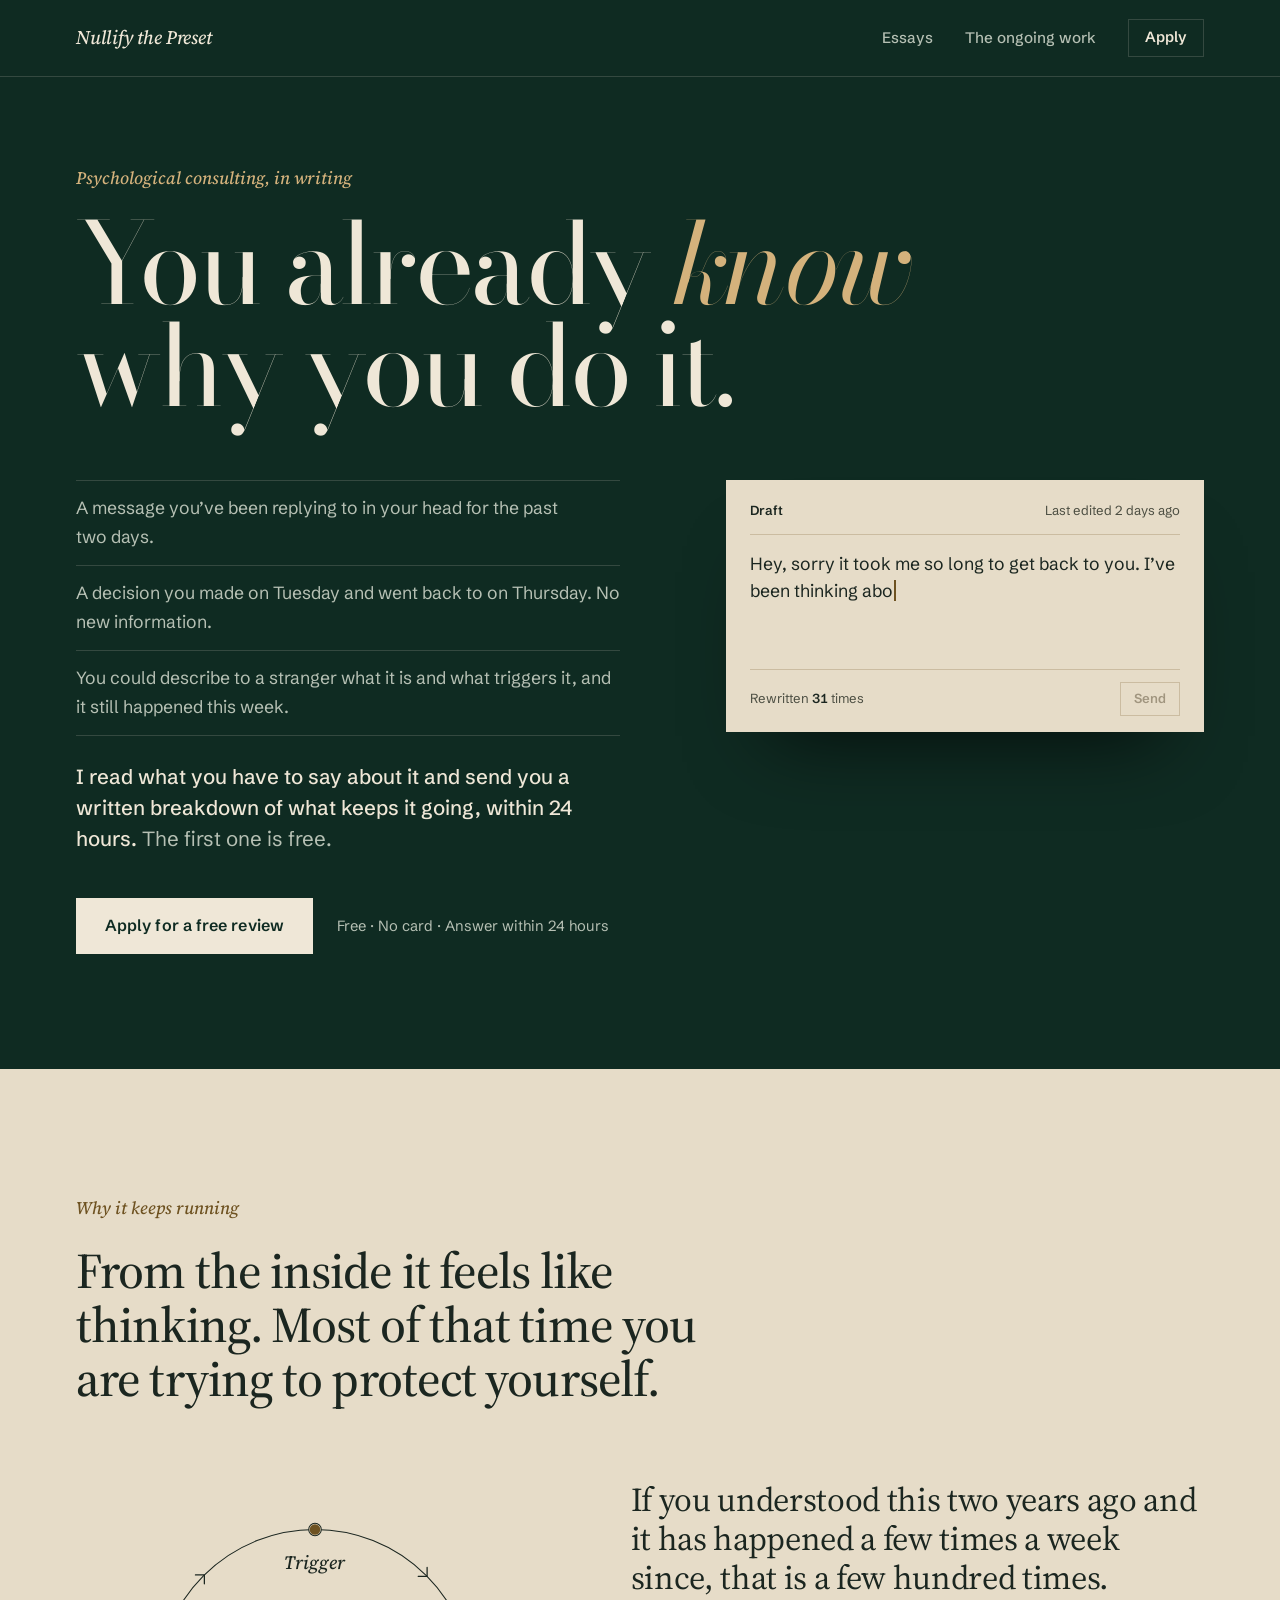
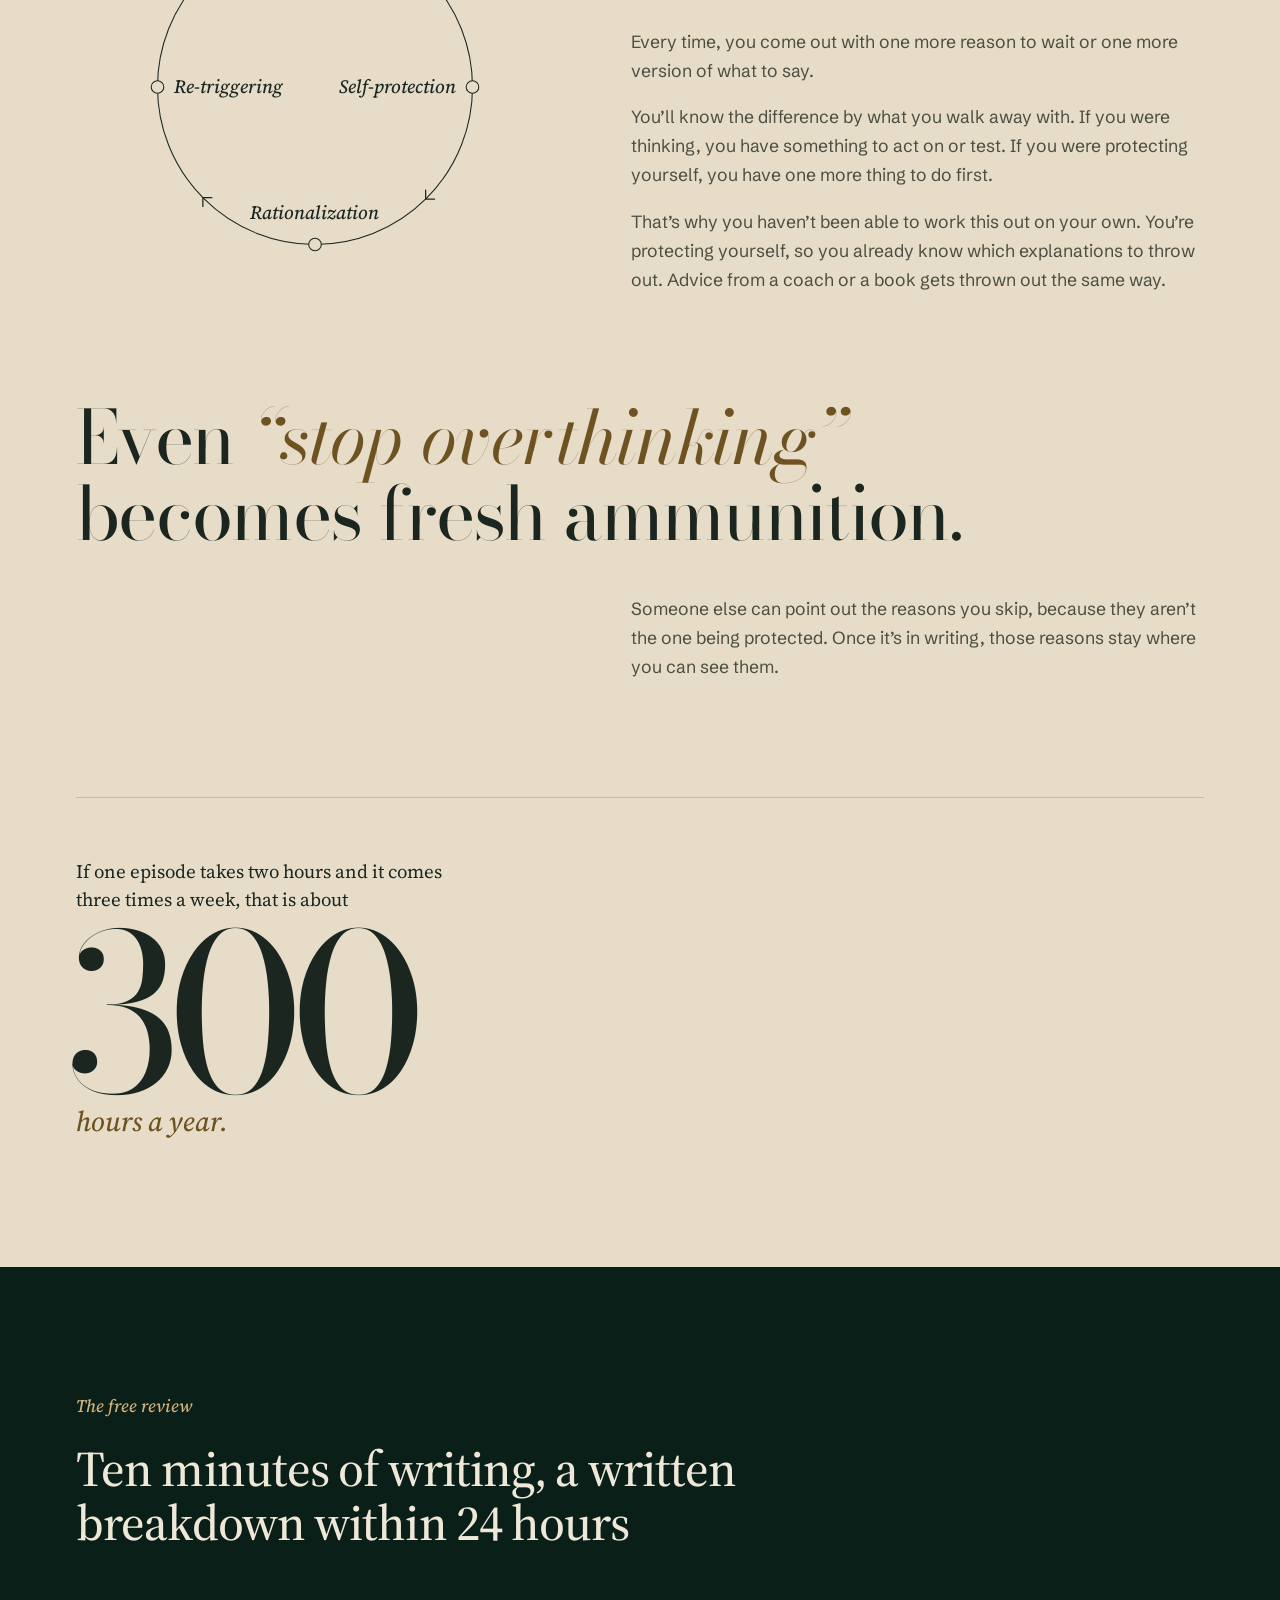
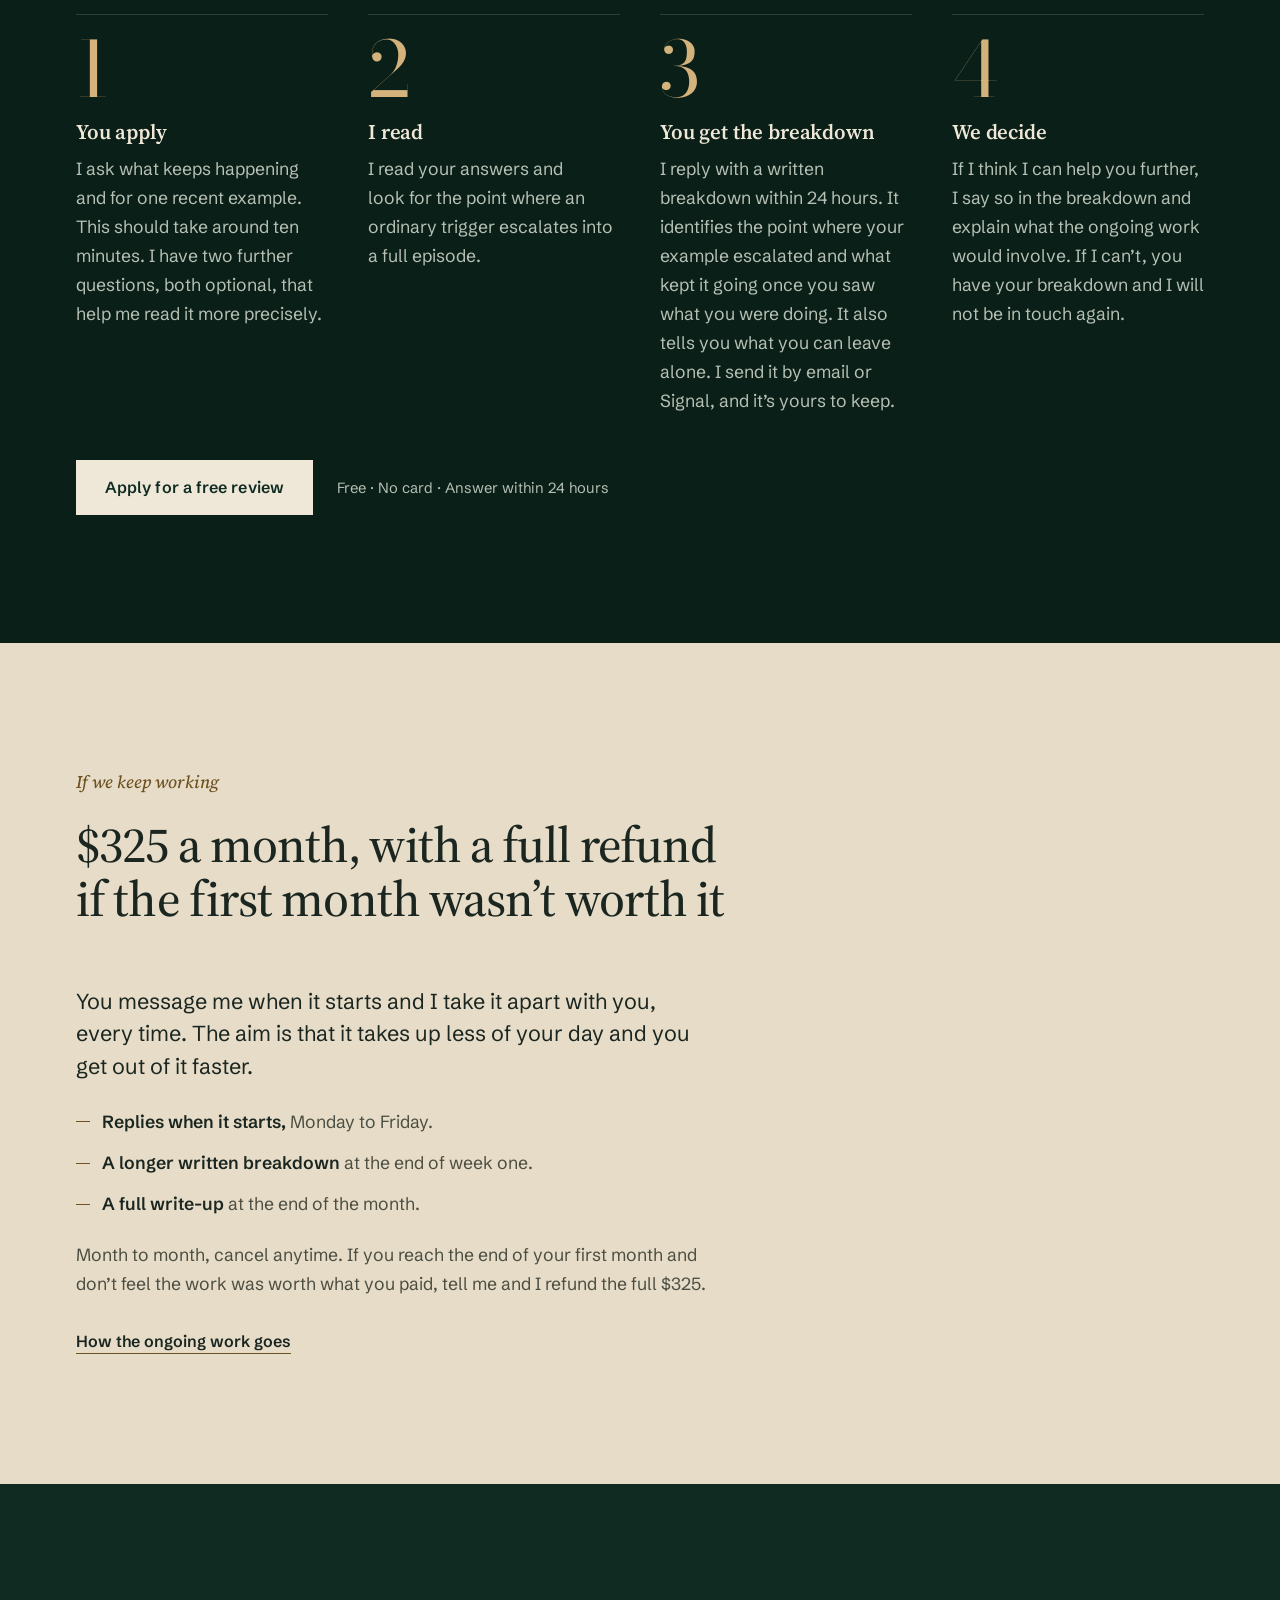
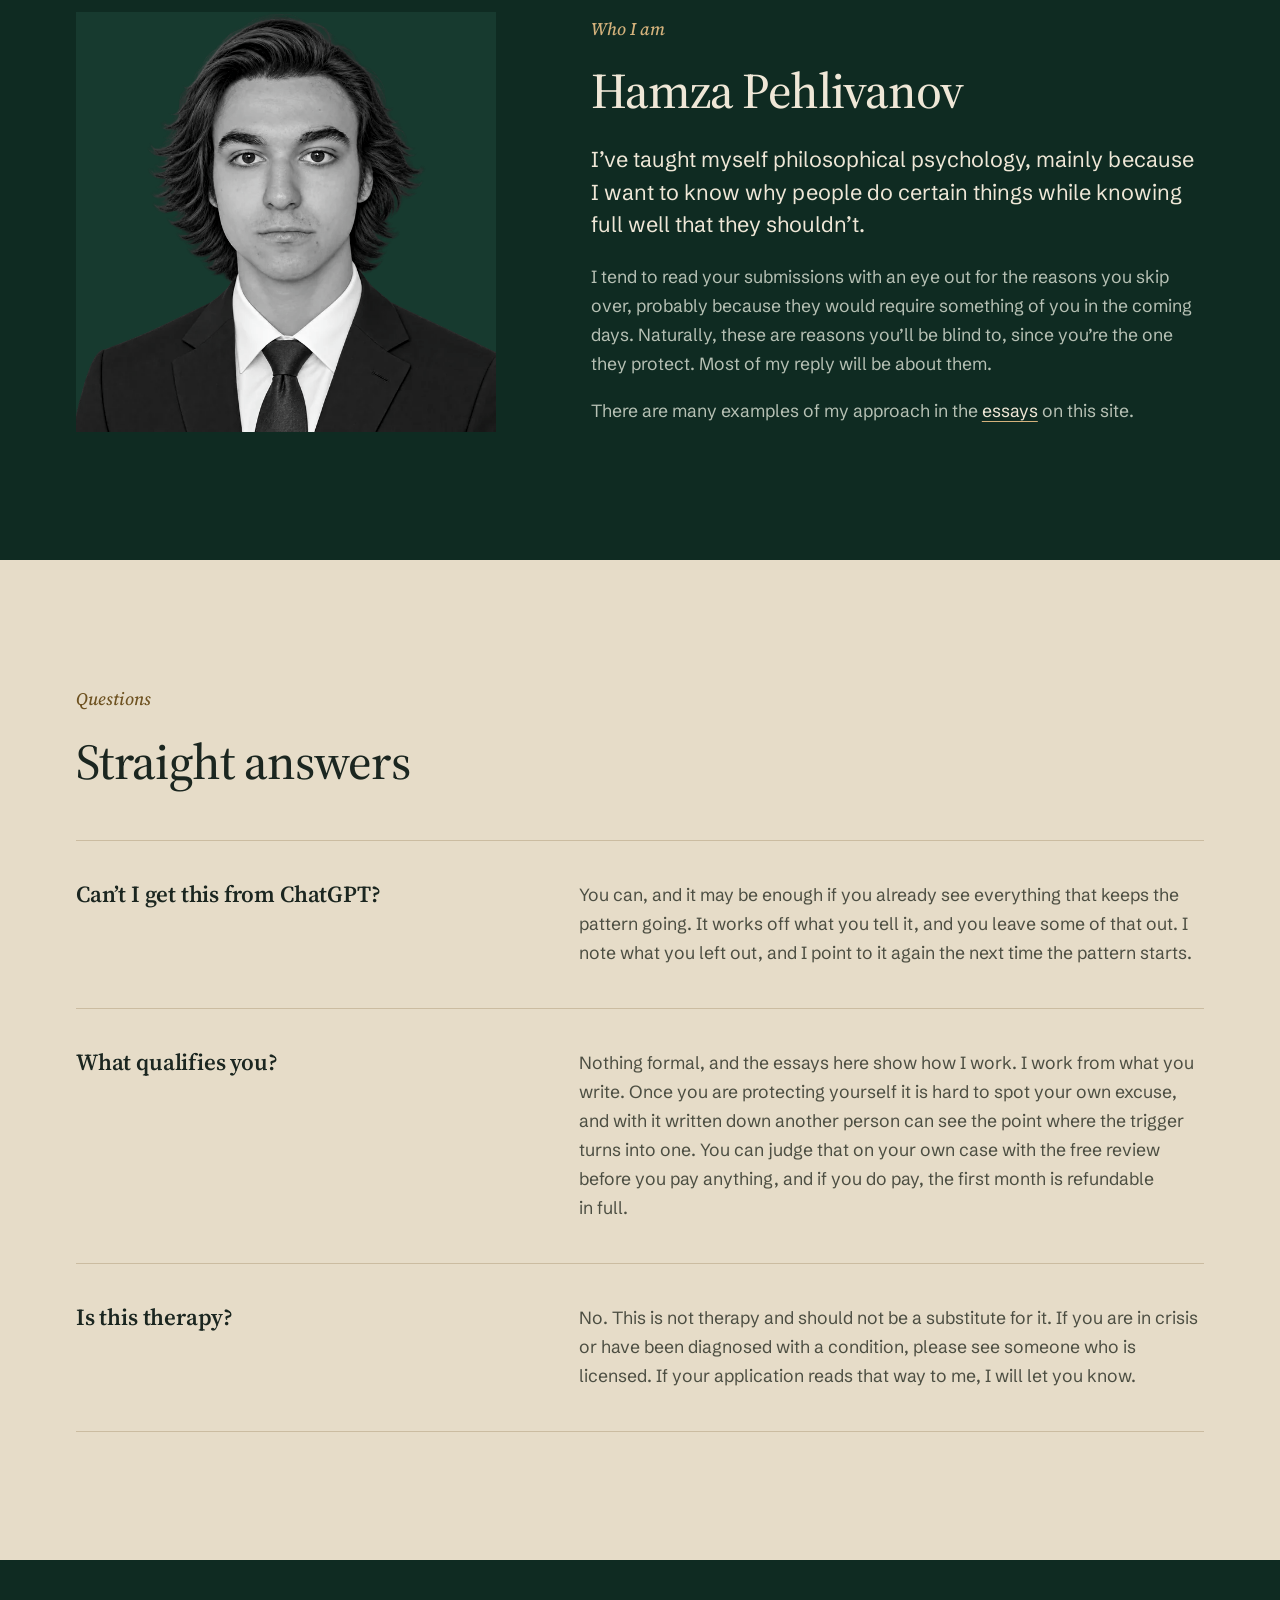
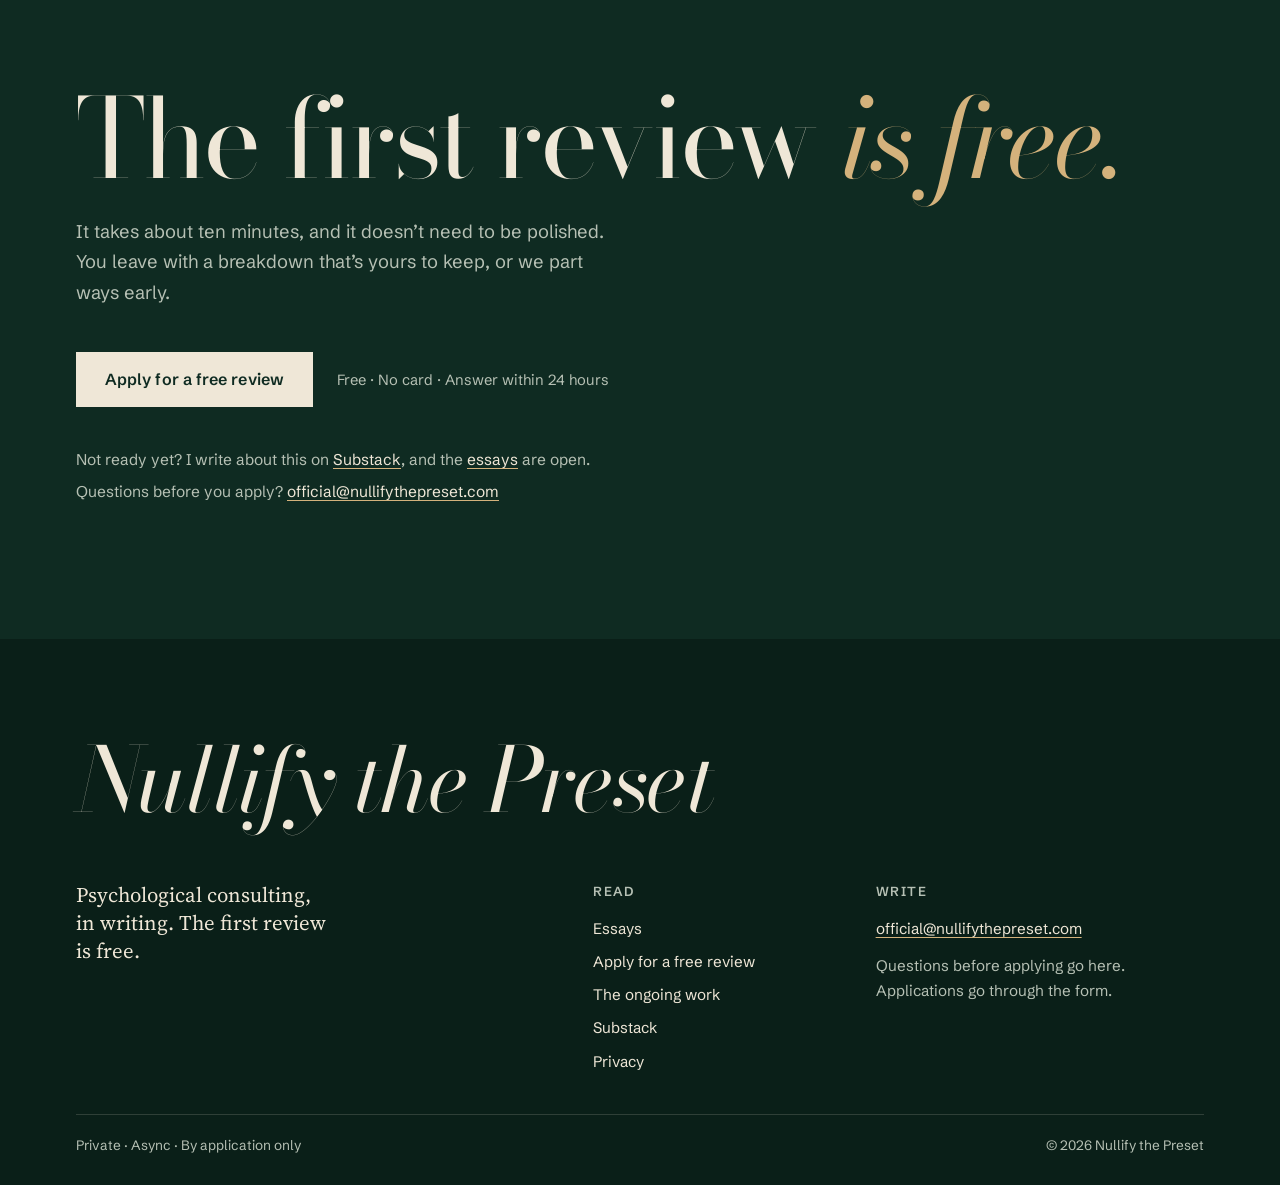
<file: index.html>
<!DOCTYPE html>
<html lang="en">
<head>
<meta charset="UTF-8">
<meta name="viewport" content="width=device-width, initial-scale=1.0, viewport-fit=cover">
<meta name="theme-color" content="#0F2B22">
<title>Nullify the Preset · You already know why you do it</title>
<meta name="description" content="Psychological consulting, in writing, for patterns you understand and still repeat. The first review is free.">
<script>document.documentElement.classList.add('js');</script>
<meta property="og:type" content="website">
<meta property="og:url" content="https://nullifythepreset.com/">
<meta property="og:title" content="You already know why you do it">
<meta property="og:description" content="Write to me about the pattern you understand and still repeat. I send a written breakdown of what keeps it going within 24 hours. The first one is free.">
<meta name="twitter:card" content="summary">

<link rel="preconnect" href="https://fonts.googleapis.com">
<link rel="preconnect" href="https://fonts.gstatic.com" crossorigin>
<link href="https://fonts.googleapis.com/css2?family=Bodoni+Moda:ital,opsz,wght@0,6..96,400;0,6..96,500;1,6..96,400&family=Schibsted+Grotesk:wght@400;500;600&family=Source+Serif+4:ital,opsz,wght@0,8..60,400;0,8..60,500;0,8..60,600;1,8..60,400;1,8..60,500&display=swap" rel="stylesheet">
<link rel="stylesheet" href="site.css">
<style>

/* ─── Opening ─── */
.hero { padding-top: clamp(44px, 7vw, 96px); padding-bottom: clamp(72px, 9vw, 128px); }
.hero h1 { font-size: clamp(3.3rem, 8.8vw, 8.6rem); line-height: 0.9; letter-spacing: -0.032em; }
@media (max-width: 899px) { .hero h1 br { display: none; } }
.hero-grid { display: grid; grid-template-columns: minmax(0, 1fr); gap: 48px; margin-top: clamp(36px, 5vw, 64px); }
@media (min-width: 960px) {
  .hero-grid { grid-template-columns: minmax(0, 6fr) minmax(0, 5fr); column-gap: clamp(48px, 6vw, 96px); align-items: start; }
  .hero-grid .draft { grid-column: 2; grid-row: 1; }
  .hero-grid .hero-copy { grid-column: 1; grid-row: 1; }
}
.vignettes { border-top: 1px solid var(--line-dark); max-width: 34rem; }
.vignettes p { margin: 0; padding-block: 13px; border-bottom: 1px solid var(--line-dark); }
.offer { margin-top: 26px; max-width: 33rem; font-size: clamp(1.12rem, 0.5vw + 1rem, 1.28rem); line-height: 1.5; }
.offer strong { font-weight: 500; }

/* The draft that never gets sent */
.draft {
  width: 100%; max-width: 30rem; justify-self: end;
  background: var(--paper); color: var(--ink); color-scheme: light;
  padding: 20px 24px 16px;
  box-shadow: 0 48px 80px -44px rgba(0, 0, 0, 0.7);
}
@media (max-width: 959px) { .draft { justify-self: start; } }
@media (max-width: 719px) {
  .hero { padding-top: 30px; padding-bottom: 60px; }
  .hero h1 { font-size: clamp(2.9rem, 13.6vw, 3.7rem); line-height: 0.92; }
  .hero-grid { gap: 34px; margin-top: 28px; }
  .draft { padding: 16px 18px 14px; }
  .draft-text { font-size: 1.04rem; padding-block: 14px; }
  .vignettes p { padding-block: 12px; }
  .offer { font-size: 1.12rem; }
}
.draft-top, .draft-foot { display: flex; justify-content: space-between; align-items: center; gap: 12px; font-size: 0.82rem; color: var(--ink-muted); }
.draft-top { padding-bottom: 12px; border-bottom: 1px solid var(--line-light); }
.draft-top b { color: var(--ink); font-weight: 600; }
.draft-text { margin: 0; min-height: 7.6em; padding-block: 16px; font-size: 1.1rem; line-height: 1.55; color: var(--ink); }
.caret { display: inline-block; width: 2px; height: 1.15em; margin-left: 1px; vertical-align: -0.2em; background: var(--brass-ink); animation: blink 1.05s steps(1) infinite; }
@keyframes blink { 50% { opacity: 0; } }
.draft-foot { padding-top: 12px; border-top: 1px solid var(--line-light); }
.draft-foot b { color: var(--ink); font-weight: 600; font-variant-numeric: tabular-nums; }
.draft-send { font-weight: 600; color: #A0957F; border: 1px solid var(--line-light); padding: 5px 13px; }

/* ─── Why it keeps running ─── */
.why h2 { max-width: 17em; }
.why-grid { display: grid; grid-template-columns: minmax(0, 1fr); gap: 48px; margin-top: clamp(44px, 6vw, 72px); align-items: center; }
@media (min-width: 960px) { .why-grid { grid-template-columns: minmax(0, 5fr) minmax(0, 6fr); column-gap: clamp(48px, 6vw, 96px); } }
.loop { width: min(100%, 420px); margin-inline: auto; }
@media (max-width: 719px) { .loop { width: min(100%, 330px); } .why-grid { gap: 36px; margin-top: 36px; } .count { font-size: 1.65rem; } .pull { font-size: 2.7rem; margin-top: 56px; } }
.loop svg { width: 100%; height: auto; overflow: visible; }
.loop .ring { fill: none; stroke: var(--ink); stroke-width: 1; }
.loop .chev { fill: none; stroke: var(--ink); stroke-width: 1.2; stroke-linecap: round; stroke-linejoin: round; }
.loop .node { fill: var(--paper); stroke: var(--ink); stroke-width: 1; }
.loop .lbl { font-family: var(--serif); font-style: italic; font-weight: 500; font-size: 18px; fill: var(--ink); }
.loop .runner { fill: var(--brass-ink); }
.loop .orbit { transform-box: view-box; transform-origin: 50% 50%; animation: orbit 14s linear infinite; }
@keyframes orbit { to { transform: rotate(360deg); } }
.count { font-family: var(--serif); font-size: clamp(1.6rem, 2.6vw, 2.3rem); line-height: 1.18; letter-spacing: -0.01em; color: var(--ink); margin-bottom: 0.9em; }
.pull { margin-top: clamp(56px, 8vw, 112px); margin-bottom: 0; font-family: var(--display); font-size: clamp(2.2rem, 5.8vw, 5.2rem); line-height: 1.02; letter-spacing: -0.022em; color: var(--ink); max-width: 14em; text-wrap: balance; }
.pull em { color: var(--brass-ink); }
.after-pull { margin-top: clamp(28px, 4vw, 44px); }
@media (min-width: 960px) { .after-pull { display: grid; grid-template-columns: minmax(0, 5fr) minmax(0, 6fr); column-gap: clamp(48px, 6vw, 96px); } .after-pull p { grid-column: 2; } }

/* ─── Free review ─── */
.review h2 { max-width: 15em; margin-bottom: clamp(40px, 5vw, 64px); }

/* ─── Money ─── */
.money-title { max-width: 16em; margin-bottom: clamp(36px, 5vw, 60px); }
.money { max-width: 40rem; }

/* ─── Who I am ─── */
.about { display: grid; grid-template-columns: 112px minmax(0, 1fr); grid-template-areas: "photo head" "text text"; column-gap: 20px; row-gap: 26px; align-items: end; }
.portrait { grid-area: photo; width: 100%; background: var(--green-soft); }
.about-head { grid-area: head; }
.about-text { grid-area: text; }
.about-head h2 { margin: 0; }
@media (min-width: 900px) {
  .about { grid-template-columns: minmax(0, 5fr) minmax(0, 7fr); grid-template-areas: "photo head" "photo text"; column-gap: clamp(48px, 6vw, 96px); row-gap: 0; align-items: start; align-content: center; }
  .portrait { width: min(100%, 420px); align-self: center; }
  .about-head { align-self: end; margin-bottom: 26px; }
}
.portrait img { width: 100%; filter: grayscale(1) contrast(1.06); }
.about .lead { margin-bottom: 1em; }

/* ─── Questions ─── */
.faq h2 { margin-bottom: clamp(32px, 4vw, 52px); }

/* ─── Closing ─── */
.closing h2 { font-family: var(--display); font-weight: 400; font-size: clamp(3rem, 8.6vw, 7.8rem); line-height: 0.92; letter-spacing: -0.03em; }
.closing .body { margin-top: 28px; max-width: 34rem; font-size: 1.15rem; }
.closing .after { margin-top: 40px; font-size: 0.97rem; }
.closing .after p { margin-bottom: 0.4em; }
.closing .after a { overflow-wrap: anywhere; }

</style>
<!-- Reddit Pixel -->
<script>
!function(w,d){if(!w.rdt){var p=w.rdt=function(){p.sendEvent?p.sendEvent.apply(p,arguments):p.callQueue.push(arguments)};p.callQueue=[];var t=d.createElement("script");t.src="https://www.redditstatic.com/ads/pixel.js?pixel_id=a2_k1x84lyjpc01",t.async=!0;var s=d.getElementsByTagName("script")[0];s.parentNode.insertBefore(t,s)}}(window,document);rdt('init','a2_k1x84lyjpc01');rdt('track', 'PageVisit');
</script>
<!-- DO NOT MODIFY UNLESS TO REPLACE A USER IDENTIFIER -->
<!-- End Reddit Pixel -->
</head>
<body>

<header class="site-header">
  <div class="container">
    <a class="wordmark" href="index.html">Nullify the Preset</a>
    <nav class="site-nav" aria-label="Site">
      <a href="essays.html">Essays</a>
      <a href="ongoing.html" class="wide-only">The ongoing work</a>
      <a href="apply.html" class="btn btn--small">Apply</a>
    </nav>
  </div>
</header>

<main id="top">

  <!-- OPENING -->
  <section class="hero night">
    <div class="container">
      <p class="runhead">Psychological consulting, in writing</p>
      <h1>You already <em>know</em><br> why you do it.</h1>
      <div class="hero-grid">
        <div class="draft" aria-hidden="true">
          <div class="draft-top"><b>Draft</b><span>Last edited 2 days ago</span></div>
          <p class="draft-text"><span id="draftText">Hey, sorry it took me so long to get back to you. I’ve been thinking about what you said and</span><span class="caret"></span></p>
          <div class="draft-foot"><span>Rewritten <b id="draftCount">31</b> times</span><span class="draft-send">Send</span></div>
        </div>
        <div class="hero-copy">
          <div class="vignettes">
            <p>A message you’ve been replying to in your head for the past two days.</p>
            <p>A decision you made on Tuesday and went back to on Thursday. No new information.</p>
            <p>You could describe to a stranger what it is and what triggers it, and it still happened this week.</p>
          </div>
          <p class="offer"><strong>I read what you have to say about it and send you a written breakdown of what keeps it going, within 24 hours.</strong> The first one is free.</p>
          <div class="cta-row">
            <a href="apply.html" class="btn">Apply for a free review</a>
            <span class="cta-note">Free · No card · Answer within 24 hours</span>
          </div>
        </div>
      </div>
    </div>
  </section>

  <!-- WHY IT KEEPS RUNNING -->
  <section class="section paper why">
    <div class="container">
      <p class="runhead">Why it keeps running</p>
      <h2>From the inside it feels like thinking. Most of that time you are trying to protect yourself.</h2>
      <div class="why-grid">
        <figure class="loop">
          <svg viewBox="0 0 400 400" role="img" aria-labelledby="loopTitle">
            <title id="loopTitle">The loop: trigger, self-protection, rationalization, re-triggering, and back to the trigger.</title>
            <circle class="ring" cx="200" cy="200" r="150"/>
            <path class="chev" d="M-5 -6 L1 0 L-5 6" transform="translate(306.07 93.93) rotate(45)"/>
            <path class="chev" d="M-5 -6 L1 0 L-5 6" transform="translate(306.07 306.07) rotate(135)"/>
            <path class="chev" d="M-5 -6 L1 0 L-5 6" transform="translate(93.93 306.07) rotate(225)"/>
            <path class="chev" d="M-5 -6 L1 0 L-5 6" transform="translate(93.93 93.93) rotate(315)"/>
            <circle class="node" cx="200" cy="50" r="6"/>
            <circle class="node" cx="350" cy="200" r="6"/>
            <circle class="node" cx="200" cy="350" r="6"/>
            <circle class="node" cx="50" cy="200" r="6"/>
            <text class="lbl" x="200" y="88" text-anchor="middle">Trigger</text>
            <text class="lbl" x="334" y="206" text-anchor="end">Self-protection</text>
            <text class="lbl" x="200" y="326" text-anchor="middle">Rationalization</text>
            <text class="lbl" x="66" y="206" text-anchor="start">Re-triggering</text>
            <g class="orbit"><circle class="runner" cx="200" cy="50" r="5"/></g>
          </svg>
        </figure>
        <div class="prose">
          <p class="count">If you understood this two years ago and it has happened a few times a week since, that is a few hundred times.</p>
          <p>Every time, you come out with one more reason to wait or one more version of what to say.</p>
          <p>You’ll know the difference by what you walk away with. If you were thinking, you have something to act on or test. If you were protecting yourself, you have one more thing to do first.</p>
          <p>That’s why you haven’t been able to work this out on your own. You’re protecting yourself, so you already know which explanations to throw out. Advice from a coach or a book gets thrown out the same way.</p>
        </div>
      </div>
      <p class="pull">Even <em>“stop overthinking”</em> becomes fresh ammunition.</p>
      <div class="after-pull">
        <p class="prose">Someone else can point out the reasons you skip, because they aren’t the one being protected. Once it’s in writing, those reasons stay where you can see them.</p>
      </div>
      <div class="cost">
        <p class="figure-sentence">If one episode takes two hours and it comes three times a week, that is about <span class="big-figure">300</span> <span class="big-figure-cap">hours a year.</span></p>
      </div>
    </div>
  </section>

  <!-- THE FREE REVIEW -->
  <section class="section night night--deep review">
    <div class="container">
      <p class="runhead">The free review</p>
      <h2>Ten minutes of writing, a written breakdown within 24 hours</h2>
      <ol class="steps steps--4">
        <li class="step">
          <span class="num">1</span>
          <h3>You apply</h3>
          <p>I ask what keeps happening and for one recent example. This should take around ten minutes. I have two further questions, both optional, that help me read it more precisely.</p>
        </li>
        <li class="step">
          <span class="num">2</span>
          <h3>I read</h3>
          <p>I read your answers and look for the point where an ordinary trigger escalates into a full episode.</p>
        </li>
        <li class="step">
          <span class="num">3</span>
          <h3>You get the breakdown</h3>
          <p>I reply with a written breakdown within 24 hours. It identifies the point where your example escalated and what kept it going once you saw what you were doing. It also tells you what you can leave alone. I send it by email or Signal, and it’s yours to keep.</p>
        </li>
        <li class="step">
          <span class="num">4</span>
          <h3>We decide</h3>
          <p>If I think I can help you further, I say so in the breakdown and explain what the ongoing work would involve. If I can’t, you have your breakdown and I will not be in touch again.</p>
        </li>
      </ol>
      <div class="cta-row">
        <a href="apply.html" class="btn">Apply for a free review</a>
        <span class="cta-note">Free · No card · Answer within 24 hours</span>
      </div>
    </div>
  </section>

  <!-- IF WE KEEP WORKING -->
  <section class="section paper">
    <div class="container">
      <p class="runhead">If we keep working</p>
      <h2 class="money-title">$325 a month, with a full refund if the first month wasn’t worth it</h2>
      <div class="money">
        <div>
          <p class="lead">You message me when it starts and I take it apart with you, every time. The aim is that it takes up less of your day and you get out of it faster.</p>
          <ul class="list" style="margin-top: 1.4em;">
            <li><strong>Replies when it starts,</strong> Monday to Friday.</li>
            <li><strong>A longer written breakdown</strong> at the end of week one.</li>
            <li><strong>A full write-up</strong> at the end of the month.</li>
          </ul>
          <p>Month to month, cancel anytime. If you reach the end of your first month and don’t feel the work was worth what you paid, tell me and I refund the full $325.</p>
          <p style="margin-top: 1.6em;"><a class="text-link" href="ongoing.html">How the ongoing work goes</a></p>
        </div>
      </div>
    </div>
  </section>

  <!-- WHO I AM -->
  <section class="section night">
    <div class="container about">
      <figure class="portrait">
        <img src="images/hamza.webp" alt="Hamza Pehlivanov" width="720" height="720">
      </figure>
      <div class="about-head">
        <p class="runhead">Who I am</p>
        <h2>Hamza Pehlivanov</h2>
      </div>
      <div class="about-text">
        <p class="lead">I’ve taught myself philosophical psychology, mainly because I want to know why people do certain things while knowing full well that they shouldn’t.</p>
        <p>I tend to read your submissions with an eye out for the reasons you skip over, probably because they would require something of you in the coming days. Naturally, these are reasons you’ll be blind to, since you’re the one they protect. Most of my reply will be about them.</p>
        <p>There are many examples of my approach in the <a href="essays.html">essays</a> on this site.</p>
      </div>
    </div>
  </section>

  <!-- QUESTIONS -->
  <section class="section paper faq">
    <div class="container">
      <p class="runhead">Questions</p>
      <h2>Straight answers</h2>
      <div class="qa">
        <div class="qa-row">
          <h3><button class="qa-toggle" type="button">Can’t I get this from ChatGPT?<span class="qa-icon" aria-hidden="true"></span></button></h3>
          <div class="qa-a"><div><p>You can, and it may be enough if you already see everything that keeps the pattern going. It works off what you tell it, and you leave some of that out. I note what you left out, and I point to it again the next time the pattern starts.</p></div></div>
        </div>
        <div class="qa-row">
          <h3><button class="qa-toggle" type="button">What qualifies you?<span class="qa-icon" aria-hidden="true"></span></button></h3>
          <div class="qa-a"><div><p>Nothing formal, and the essays here show how I work. I work from what you write. Once you are protecting yourself it is hard to spot your own excuse, and with it written down another person can see the point where the trigger turns into one. You can judge that on your own case with the free review before you pay anything, and if you do pay, the first month is refundable in full.</p></div></div>
        </div>
        <div class="qa-row">
          <h3><button class="qa-toggle" type="button">Is this therapy?<span class="qa-icon" aria-hidden="true"></span></button></h3>
          <div class="qa-a"><div><p>No. This is not therapy and should not be a substitute for it. If you are in crisis or have been diagnosed with a condition, please see someone who is licensed. If your application reads that way to me, I will let you know.</p></div></div>
        </div>
      </div>
    </div>
  </section>

  <!-- CLOSING -->
  <section class="section night closing">
    <div class="container">
      <h2>The first review <em>is free.</em></h2>
      <p class="body">It takes about ten minutes, and it doesn’t need to be polished. You leave with a breakdown that’s yours to keep, or we part ways early.</p>
      <div class="cta-row">
        <a href="apply.html" class="btn">Apply for a free review</a>
        <span class="cta-note">Free · No card · Answer within 24 hours</span>
      </div>
      <div class="after">
        <p>Not ready yet? I write about this on <a href="https://substack.com/@hamzapehlivanov" target="_blank" rel="noopener">Substack</a>, and the <a href="essays.html">essays</a> are open.</p>
        <p>Questions before you apply? <a href="mailto:official@nullifythepreset.com">official@nullifythepreset.com</a></p>
      </div>
    </div>
  </section>

</main>

<div class="mobile-cta" id="mobileCta"><a href="apply.html" class="btn">Apply for a free review</a></div>

<footer class="site-footer">
  <div class="container">
    <a class="footer-mark" href="index.html">Nullify the Preset</a>
    <div class="footer-cols">
      <p class="footer-tag">Psychological consulting, in writing. The first review is free.</p>
      <div>
        <h4>Read</h4>
        <ul>
          <li><a href="essays.html">Essays</a></li>
          <li><a href="apply.html">Apply for a free review</a></li>
          <li><a href="ongoing.html">The ongoing work</a></li>
          <li><a href="https://substack.com/@hamzapehlivanov" target="_blank" rel="noopener">Substack</a></li>
          <li><a href="privacy.html">Privacy</a></li>
        </ul>
      </div>
      <div>
        <h4>Write</h4>
        <a class="mail" href="mailto:official@nullifythepreset.com">official@nullifythepreset.com</a>
        <p>Questions before applying go here. Applications go through the form.</p>
      </div>
    </div>
    <div class="footer-bottom">
      <span>Private · Async · By application only</span>
      <span>© <span data-year>2026</span> Nullify the Preset</span>
    </div>
  </div>
</footer>

<script src="site.js"></script>
<script>
  // The draft in the opening: written, deleted and rewritten, never sent.
  (function () {
    const text = document.getElementById('draftText');
    const count = document.getElementById('draftCount');
    if (!text || !count) return;
    const drafts = [
      'Hey, sorry it took me so long to get back to you. I’ve been thinking about what you said and',
      'Hi! So about Tuesday. I think I came across wrong, what I meant was',
      'Honestly, I don’t really know how to say this, so I’ll just',
      'Hey. Could we talk at some point this week? Nothing serious, I just',
    ];
    const box = text.parentElement;
    function reserve() {
      const keep = text.textContent;
      box.style.minHeight = '';
      let tallest = 0;
      drafts.forEach((d) => { text.textContent = d; tallest = Math.max(tallest, box.offsetHeight); });
      text.textContent = keep;
      box.style.minHeight = tallest + 'px';
    }
    reserve();
    if (document.fonts && document.fonts.ready) document.fonts.ready.then(reserve);
    let resizeTimer;
    addEventListener('resize', () => { clearTimeout(resizeTimer); resizeTimer = setTimeout(reserve, 150); });
    if (matchMedia('(prefers-reduced-motion: reduce)').matches) return;
    const wait = (ms) => new Promise((r) => setTimeout(r, ms));
    let i = 0, n = parseInt(count.textContent, 10) || 0;
    (async function run() {
      await wait(2600);
      for (;;) {
        const cur = text.textContent;
        for (let k = cur.length; k >= 0; k--) { text.textContent = cur.slice(0, k); await wait(14); }
        count.textContent = ++n;
        await wait(650);
        i = (i + 1) % drafts.length;
        const next = drafts[i];
        for (let k = 1; k <= next.length; k++) {
          text.textContent = next.slice(0, k);
          await wait(next[k - 1] === ' ' ? 70 : 34 + Math.random() * 46);
        }
        await wait(2400);
      }
    })();
  })();
</script>
</body>
</html>
</file>
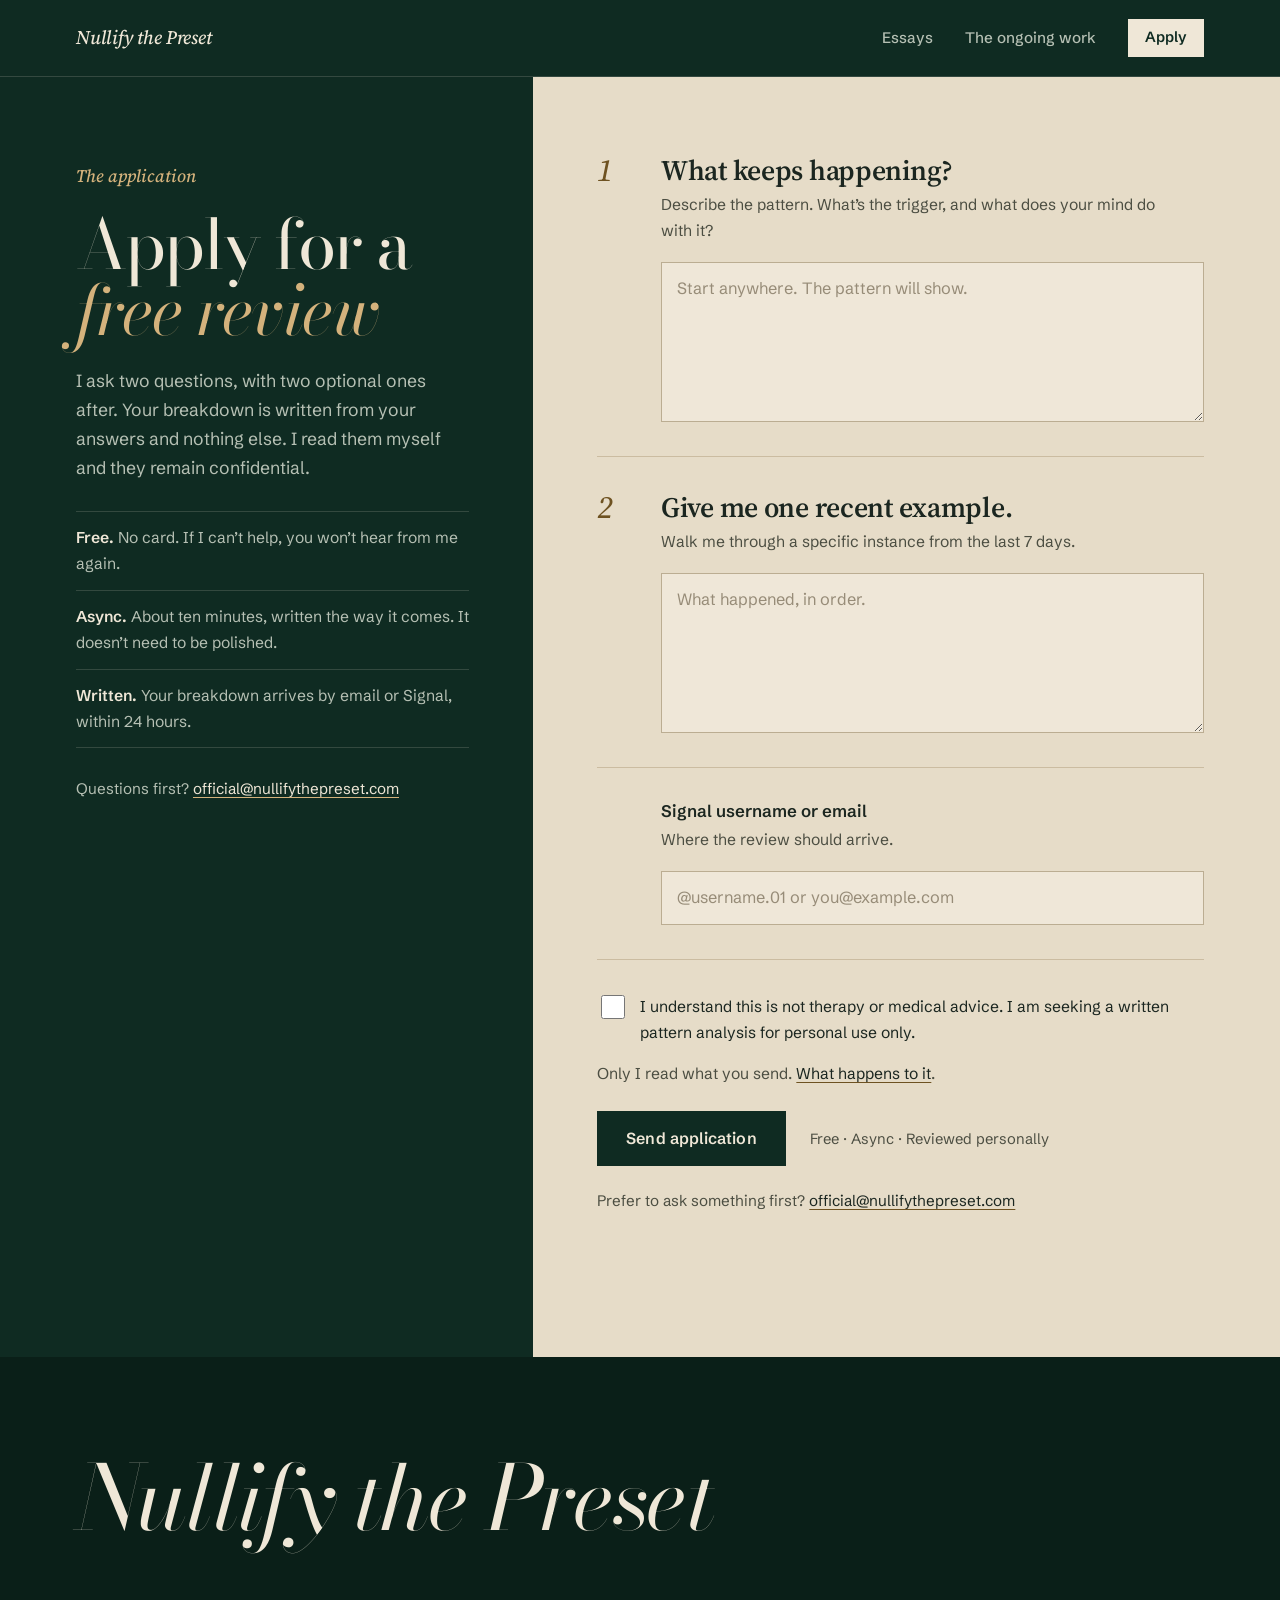
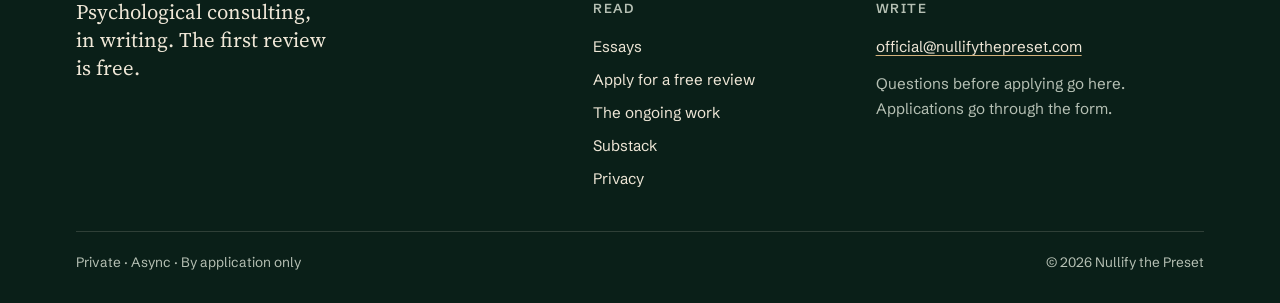
<file: apply.html>
<!DOCTYPE html>
<html lang="en">
<head>
<meta charset="UTF-8">
<meta name="viewport" content="width=device-width, initial-scale=1.0, viewport-fit=cover">
<meta name="theme-color" content="#0F2B22">
<title>Apply for a Free Review — Nullify the Preset</title>
<meta name="description" content="Two written questions. A written breakdown in return within 24 hours. Free, async, read personally.">
<script>document.documentElement.classList.add('js');</script>

<link rel="preconnect" href="https://fonts.googleapis.com">
<link rel="preconnect" href="https://fonts.gstatic.com" crossorigin>
<link href="https://fonts.googleapis.com/css2?family=Bodoni+Moda:ital,opsz,wght@0,6..96,400;0,6..96,500;1,6..96,400&family=Schibsted+Grotesk:wght@400;500;600&family=Source+Serif+4:ital,opsz,wght@0,8..60,400;0,8..60,500;0,8..60,600;1,8..60,400;1,8..60,500&display=swap" rel="stylesheet">
<link rel="stylesheet" href="site.css">
<style>

.apply-grid { display: grid; grid-template-columns: minmax(0, 1fr); }
@media (min-width: 1000px) { .apply-grid { grid-template-columns: minmax(0, 5fr) minmax(0, 7fr); min-height: calc(100svh - 77px); } }
.apply-grid.is-sent { grid-template-columns: minmax(0, 1fr); }
.apply-aside { padding-block: clamp(48px, 7vw, 88px); padding-left: max(var(--side), env(safe-area-inset-left, 0px)); padding-right: var(--side); }
@media (min-width: 1000px) {
  .apply-aside { padding-left: max(var(--side), calc((100vw - var(--max)) / 2 + var(--side))); padding-right: clamp(40px, 5vw, 72px); }
  .aside-inner { position: sticky; top: 40px; }
}
@media (max-width: 719px) { .submit-row { flex-direction: column; align-items: stretch; gap: 12px; } .submit-row .btn { width: 100%; padding-block: 18px; } .submit-row .cta-note, .submit-row .skip-link { text-align: center; } }
@media (max-width: 999px) { .apply-aside { padding-block: 36px 40px; } .facts li { padding-block: 10px; font-size: 0.95rem; } .apply-main { padding-top: 36px; } }
.apply-aside h1 { font-size: clamp(2.6rem, 5.4vw, 4.8rem); line-height: 0.95; letter-spacing: -0.03em; margin-bottom: 24px; }
.apply-aside .lede { margin-bottom: 28px; max-width: 30rem; }
.facts { list-style: none; padding: 0; margin: 0 0 28px; border-top: 1px solid var(--line-dark); max-width: 30rem; }
.facts li { padding-block: 13px; border-bottom: 1px solid var(--line-dark); font-size: 0.98rem; }
.aside-mail { font-size: 0.95rem; }
.aside-mail a { overflow-wrap: anywhere; }

.apply-main { padding-block: clamp(32px, 6vw, 88px) var(--section); padding-left: max(var(--side), env(safe-area-inset-left, 0px)); padding-right: max(var(--side), env(safe-area-inset-right, 0px)); min-width: 0; }
@media (min-width: 1000px) { .apply-main { padding-left: clamp(40px, 5vw, 80px); padding-right: max(var(--side), calc((100vw - var(--max)) / 2 + var(--side))); } }
.apply-grid.is-sent .apply-main { max-width: 820px; margin-inline: auto; padding-inline: var(--side); }
.form-card { max-width: 46rem; }
.q { display: grid; grid-template-columns: minmax(0, 1fr); gap: 6px 22px; padding-block: clamp(24px, 3.2vw, 34px); border-bottom: 1px solid var(--line-light); }
.q:first-child { padding-top: 0; }
@media (min-width: 640px) { .q { grid-template-columns: 2.6rem minmax(0, 1fr); } .q > :not(.q-num) { grid-column: 2; } .q .q-num { grid-row: 1 / span 3; } }
.q-num { font-family: var(--serif); font-style: italic; font-weight: 500; font-size: 2rem; line-height: 1; color: var(--brass-ink); }
.q-label { display: block; font-family: var(--serif); font-weight: 600; font-size: clamp(1.5rem, 2.2vw, 1.9rem); line-height: 1.15; letter-spacing: -0.01em; color: var(--ink); }
.q-label.plain { font-family: var(--sans); font-weight: 600; font-size: 1.05rem; letter-spacing: 0; }
.q-hint { margin: 0; font-size: 0.98rem; color: var(--ink-muted); }
.field-wrap { margin-top: 12px; }
.field {
  display: block; width: 100%;
  background: var(--field); color: var(--ink);
  border: 1px solid #BBAD92; border-radius: 0;
  font-family: var(--sans); font-size: 1.02rem; line-height: 1.55;
  padding: 13px 15px; min-height: 160px; resize: vertical;
  -webkit-appearance: none; appearance: none;
  transition: border-color 0.15s ease, box-shadow 0.15s ease;
}
input.field { min-height: 0; }
.field::placeholder { color: #978C78; }
.field:hover { border-color: var(--ink-muted); }
.field:focus { outline: none; border-color: var(--green); box-shadow: 0 0 0 3px rgba(15, 43, 34, 0.14); }
.submit-section { padding-top: clamp(24px, 3.2vw, 34px); }
.consent { display: flex; gap: 12px; align-items: flex-start; font-size: 0.98rem; color: var(--ink); margin-bottom: 16px; }
.consent input { width: 24px; height: 24px; flex: none; margin-top: 1px; accent-color: var(--green); cursor: pointer; }
.consent label { cursor: pointer; }
.privacy-line { margin-bottom: 24px; }
.submit-row { display: flex; flex-wrap: wrap; align-items: center; gap: 14px 24px; }
.error-message { display: none; margin-bottom: 18px; padding: 12px 14px; background: var(--error-bg); border: 1px solid #E3BFB7; color: var(--error); font-size: 0.95rem; }
.error-message.show { display: block; }
.foot-note { margin-top: 22px; font-size: 0.95rem; }
.step-two-head { margin-bottom: clamp(16px, 2.4vw, 24px); outline: none; }
.step-two-head h2 { font-size: clamp(2rem, 3.6vw, 3rem); line-height: 1.02; margin: 4px 0 12px; }
.skip-link { background: none; border: 0; padding: 8px 2px; cursor: pointer; font-family: var(--sans); font-size: 0.98rem; color: var(--ink-muted); text-decoration: underline; text-underline-offset: 0.2em; }
.skip-link:hover { color: var(--ink); }
.success-state { display: none; max-width: 640px; padding-block: clamp(24px, 6vh, 64px); }
.success-state.show { display: block; }
.success-state h2 { font-family: var(--display); font-weight: 400; font-size: clamp(2.6rem, 6vw, 4.6rem); line-height: 0.95; margin-bottom: 20px; }

</style>
<!-- Reddit Pixel -->
<script>
!function(w,d){if(!w.rdt){var p=w.rdt=function(){p.sendEvent?p.sendEvent.apply(p,arguments):p.callQueue.push(arguments)};p.callQueue=[];var t=d.createElement("script");t.src="https://www.redditstatic.com/ads/pixel.js?pixel_id=a2_k1x84lyjpc01",t.async=!0;var s=d.getElementsByTagName("script")[0];s.parentNode.insertBefore(t,s)}}(window,document);rdt('init','a2_k1x84lyjpc01');rdt('track', 'PageVisit');
</script>
<!-- DO NOT MODIFY UNLESS TO REPLACE A USER IDENTIFIER -->
<!-- End Reddit Pixel -->
</head>
<body class="page-paper">

<header class="site-header">
  <div class="container">
    <a class="wordmark" href="index.html">Nullify the Preset</a>
    <nav class="site-nav" aria-label="Site">
      <a href="essays.html">Essays</a>
      <a href="ongoing.html" class="wide-only">The ongoing work</a>
      <a href="apply.html" class="btn btn--small" aria-current="page">Apply</a>
    </nav>
  </div>
</header>

<main>
  <div class="apply-grid">
    <aside class="apply-aside header night">
      <div class="aside-inner">
        <p class="runhead">The application</p>
        <h1>Apply for a <em>free review</em></h1>
        <p class="lede">I ask two questions, with two optional ones after. Your breakdown is written from your answers and nothing else. I read them myself and they remain confidential.</p>
        <ul class="facts">
          <li><strong>Free.</strong> No card. If I can’t help, you won’t hear from me again.</li>
          <li><strong>Async.</strong> About ten minutes, written the way it comes. It doesn’t need to be polished.</li>
          <li><strong>Written.</strong> Your breakdown arrives by email or Signal, within 24 hours.</li>
        </ul>
        <p class="aside-mail">Questions first? <a href="mailto:official@nullifythepreset.com">official@nullifythepreset.com</a></p>
      </div>
    </aside>

    <div class="apply-main paper">
      <div class="form-card">
        <form id="applicationForm" action="https://api.web3forms.com/submit" method="POST" novalidate>
          <input type="hidden" name="access_key" value="08f08761-cdd8-4b3d-8187-a20ee032c22c">
          <input type="hidden" name="subject" value="New Private Review Application">
          <input type="hidden" name="from_name" value="Private Review System">

          <div id="stepOne">
          <div class="q">
            <span class="q-num">1</span>
            <label class="q-label" for="f-pattern">What keeps happening?</label>
            <p class="q-hint">Describe the pattern. What’s the trigger, and what does your mind do with it?</p>
            <div class="field-wrap"><textarea class="field" id="f-pattern" name="pattern" required placeholder="Start anywhere. The pattern will show."></textarea></div>
          </div>

          <div class="q">
            <span class="q-num">2</span>
            <label class="q-label" for="f-example">Give me one recent example.</label>
            <p class="q-hint">Walk me through a specific instance from the last 7 days.</p>
            <div class="field-wrap"><textarea class="field" id="f-example" name="example" required placeholder="What happened, in order."></textarea></div>
          </div>

          <div class="q">
            <span class="q-num" aria-hidden="true"></span>
            <label class="q-label plain" for="f-contact">Signal username or email</label>
            <p class="q-hint">Where the review should arrive.</p>
            <div class="field-wrap"><input type="text" class="field" id="f-contact" name="contact" required autocomplete="email" placeholder="@username.01 or you@example.com"></div>
          </div>

          <input type="hidden" name="timezone" id="f-timezone">

          <div class="submit-section">
            <div class="error-message" id="errorMessage" role="alert">Please fill in all required fields.</div>
            <div class="consent">
              <input type="checkbox" required id="consent">
              <label for="consent">I understand this is not therapy or medical advice. I am seeking a written pattern analysis for personal use only.</label>
            </div>
            <p class="q-hint privacy-line">Only I read what you send. <a href="privacy.html">What happens to it</a>.</p>
            <div class="submit-row">
              <button type="submit" class="btn btn--dark" id="submitButton"><span>Send application</span></button>
              <span class="cta-note">Free · Async · Reviewed personally</span>
            </div>
          </div>
          </div>

          <div id="stepTwo" hidden>
            <div class="step-two-head" tabindex="-1" id="stepTwoHead">
              <p class="runhead">Application received</p>
              <h2>Your breakdown arrives within 24 hours.</h2>
              <p>Two optional questions. Your answers help me read it more precisely.</p>
            </div>
          <div class="q">
            <span class="q-num">3</span>
            <label class="q-label" for="f-cost">What is this costing you?</label>
            <p class="q-hint">The time you spend on it, lost sleep, attention, whatever you are neglecting because of it. Be specific.</p>
            <div class="field-wrap"><textarea class="field" id="f-cost" name="cost" placeholder="Hours, decisions, relationships, work."></textarea></div>
          </div>

          <div class="q">
            <span class="q-num">4</span>
            <label class="q-label" for="f-diagnosis">The failed solutions.</label>
            <p class="q-hint">What have you tried, and why did the pattern survive those attempts?</p>
            <div class="field-wrap"><textarea class="field" id="f-diagnosis" name="tried" placeholder="Include what almost worked."></textarea></div>
          </div>

            <div class="submit-section">
              <div class="error-message" id="errorMessageTwo" role="alert"></div>
              <div class="submit-row">
                <button type="button" class="btn btn--dark" id="addButton"><span>Add to my application</span></button>
                <button type="button" class="skip-link" id="skipButton">Skip these</button>
              </div>
            </div>
          </div>
        </form>
      </div>

      <p class="foot-note">Prefer to ask something first? <a href="mailto:official@nullifythepreset.com">official@nullifythepreset.com</a></p>

      <div class="success-state" id="successState" aria-live="polite">
        <h2>Application <em>received.</em></h2>
        <p class="lead">Thank you for writing this. I will read your answers myself and send you a breakdown by email or Signal, within 24 hours.</p>
      </div>
    </div>
  </div>
</main>

<footer class="site-footer">
  <div class="container">
    <a class="footer-mark" href="index.html">Nullify the Preset</a>
    <div class="footer-cols">
      <p class="footer-tag">Psychological consulting, in writing. The first review is free.</p>
      <div>
        <h4>Read</h4>
        <ul>
          <li><a href="essays.html">Essays</a></li>
          <li><a href="apply.html">Apply for a free review</a></li>
          <li><a href="ongoing.html">The ongoing work</a></li>
          <li><a href="https://substack.com/@hamzapehlivanov" target="_blank" rel="noopener">Substack</a></li>
          <li><a href="privacy.html">Privacy</a></li>
        </ul>
      </div>
      <div>
        <h4>Write</h4>
        <a class="mail" href="mailto:official@nullifythepreset.com">official@nullifythepreset.com</a>
        <p>Questions before applying go here. Applications go through the form.</p>
      </div>
    </div>
    <div class="footer-bottom">
      <span>Private · Async · By application only</span>
      <span>© <span data-year>2026</span> Nullify the Preset</span>
    </div>
  </div>
</footer>

<script src="site.js"></script>
<script>
  const form = document.getElementById('applicationForm');
  const formCard = document.querySelector('.form-card');
  const successState = document.getElementById('successState');
  const errorMsg = document.getElementById('errorMessage');
  const errorTwo = document.getElementById('errorMessageTwo');
  const stepOne = document.getElementById('stepOne');
  const stepTwo = document.getElementById('stepTwo');
  const ENDPOINT = 'https://api.web3forms.com/submit';
  const KEY = form.querySelector('[name="access_key"]').value;
  const DRAFT = 'ntp_draft';
  const val = (name) => (form.querySelector('[name="' + name + '"]').value || '').trim();

  // Timezone is read from the device, so nobody has to type it.
  try { document.getElementById('f-timezone').value = Intl.DateTimeFormat().resolvedOptions().timeZone || ''; } catch (e) {}

  // Where this visitor came from (set by site.js on the first page they opened).
  let src = {};
  try { src = JSON.parse(sessionStorage.getItem('ntp_src') || '{}'); } catch (e) {}
  const srcLabel = src.source || (src.referrer ? src.referrer.replace(/^https?:\/\//, '').split('/')[0] : 'direct');

  // Keep a draft on this device, so switching apps on a phone does not lose the writing.
  const draftFields = ['pattern', 'example', 'contact'];
  try {
    const d = JSON.parse(localStorage.getItem(DRAFT) || '{}');
    draftFields.forEach((n) => { const el = form.querySelector('[name="' + n + '"]'); if (d[n] && !el.value) el.value = d[n]; });
    form.addEventListener('input', () => {
      const o = {}; draftFields.forEach((n) => { o[n] = form.querySelector('[name="' + n + '"]').value; });
      try { localStorage.setItem(DRAFT, JSON.stringify(o)); } catch (e) {}
    });
  } catch (e) {}

  async function send(payload) {
    const response = await fetch(ENDPOINT, {
      method: 'POST',
      headers: { 'Content-Type': 'application/json', 'Accept': 'application/json' },
      body: JSON.stringify(payload)
    });
    const result = await response.json().catch(() => ({}));
    if (!response.ok) throw new Error(result.message || 'Server rejected the request');
  }

  function finish() {
    document.querySelector('.header').style.display = 'none'; document.querySelector('.apply-grid').classList.add('is-sent');
    document.querySelector('.foot-note').style.display = 'none';
    formCard.style.display = 'none';
    successState.classList.add('show');
    window.scrollTo({ top: 0, behavior: 'smooth' });
  }

  // Step one: the application itself. It is complete once this sends.
  form.addEventListener('submit', async (e) => {
    e.preventDefault();
    errorMsg.classList.remove('show');
    const missing = [...stepOne.querySelectorAll('[required]')].filter((el) =>
      el.type === 'checkbox' ? !el.checked : !el.value.trim());
    if (missing.length) {
      errorMsg.textContent = 'Please fill in all required fields.';
      errorMsg.classList.add('show');
      missing[0].focus();
      return;
    }
    const submitButton = document.getElementById('submitButton');
    submitButton.disabled = true;
    submitButton.querySelector('span').textContent = 'Sending…';
    const contact = val('contact');
    const payload = {
      access_key: KEY,
      subject: 'Free review application [' + srcLabel + ']',
      from_name: 'Private Review System',
      pattern: val('pattern'), example: val('example'), contact: contact, timezone: val('timezone'),
      source: src.source || '', medium: src.medium || '', campaign: src.campaign || '', ad: src.content || '',
      referrer: src.referrer || '', landing_page: src.landing || ''
    };
    if (/^[^@\s]+@[^@\s]+\.[^@\s]+$/.test(contact)) payload.replyto = contact;
    try {
      await send(payload);
      try { rdt('track', 'Lead'); } catch (e) {}
      try { localStorage.removeItem(DRAFT); } catch (e) {}
      document.querySelector('.header').style.display = 'none'; document.querySelector('.apply-grid').classList.add('is-sent');
      stepOne.hidden = true;
      stepTwo.hidden = false;
      window.scrollTo({ top: 0, behavior: 'smooth' });
      document.getElementById('stepTwoHead').focus({ preventScroll: true });
    } catch (error) {
      console.error(error);
      submitButton.disabled = false;
      submitButton.querySelector('span').textContent = 'Send application';
      errorMsg.textContent = 'Error: ' + error.message;
      errorMsg.classList.add('show');
    }
  });

  // Step two: optional answers, sent as a second message matched by contact.
  document.getElementById('skipButton').addEventListener('click', finish);
  document.getElementById('addButton').addEventListener('click', async () => {
    errorTwo.classList.remove('show');
    const cost = val('cost'), tried = val('tried');
    if (!cost && !tried) { finish(); return; }
    const addButton = document.getElementById('addButton');
    addButton.disabled = true;
    addButton.querySelector('span').textContent = 'Sending…';
    try {
      await send({
        access_key: KEY,
        subject: 'Free review application, part 2 [' + val('contact') + ']',
        from_name: 'Private Review System',
        contact: val('contact'), cost: cost, tried: tried
      });
      finish();
    } catch (error) {
      console.error(error);
      addButton.disabled = false;
      addButton.querySelector('span').textContent = 'Add to my application';
      errorTwo.textContent = 'Your application is already in. These two answers did not send. Try again, or skip them.';
      errorTwo.classList.add('show');
    }
  });
</script>
</body>
</html>
</file>
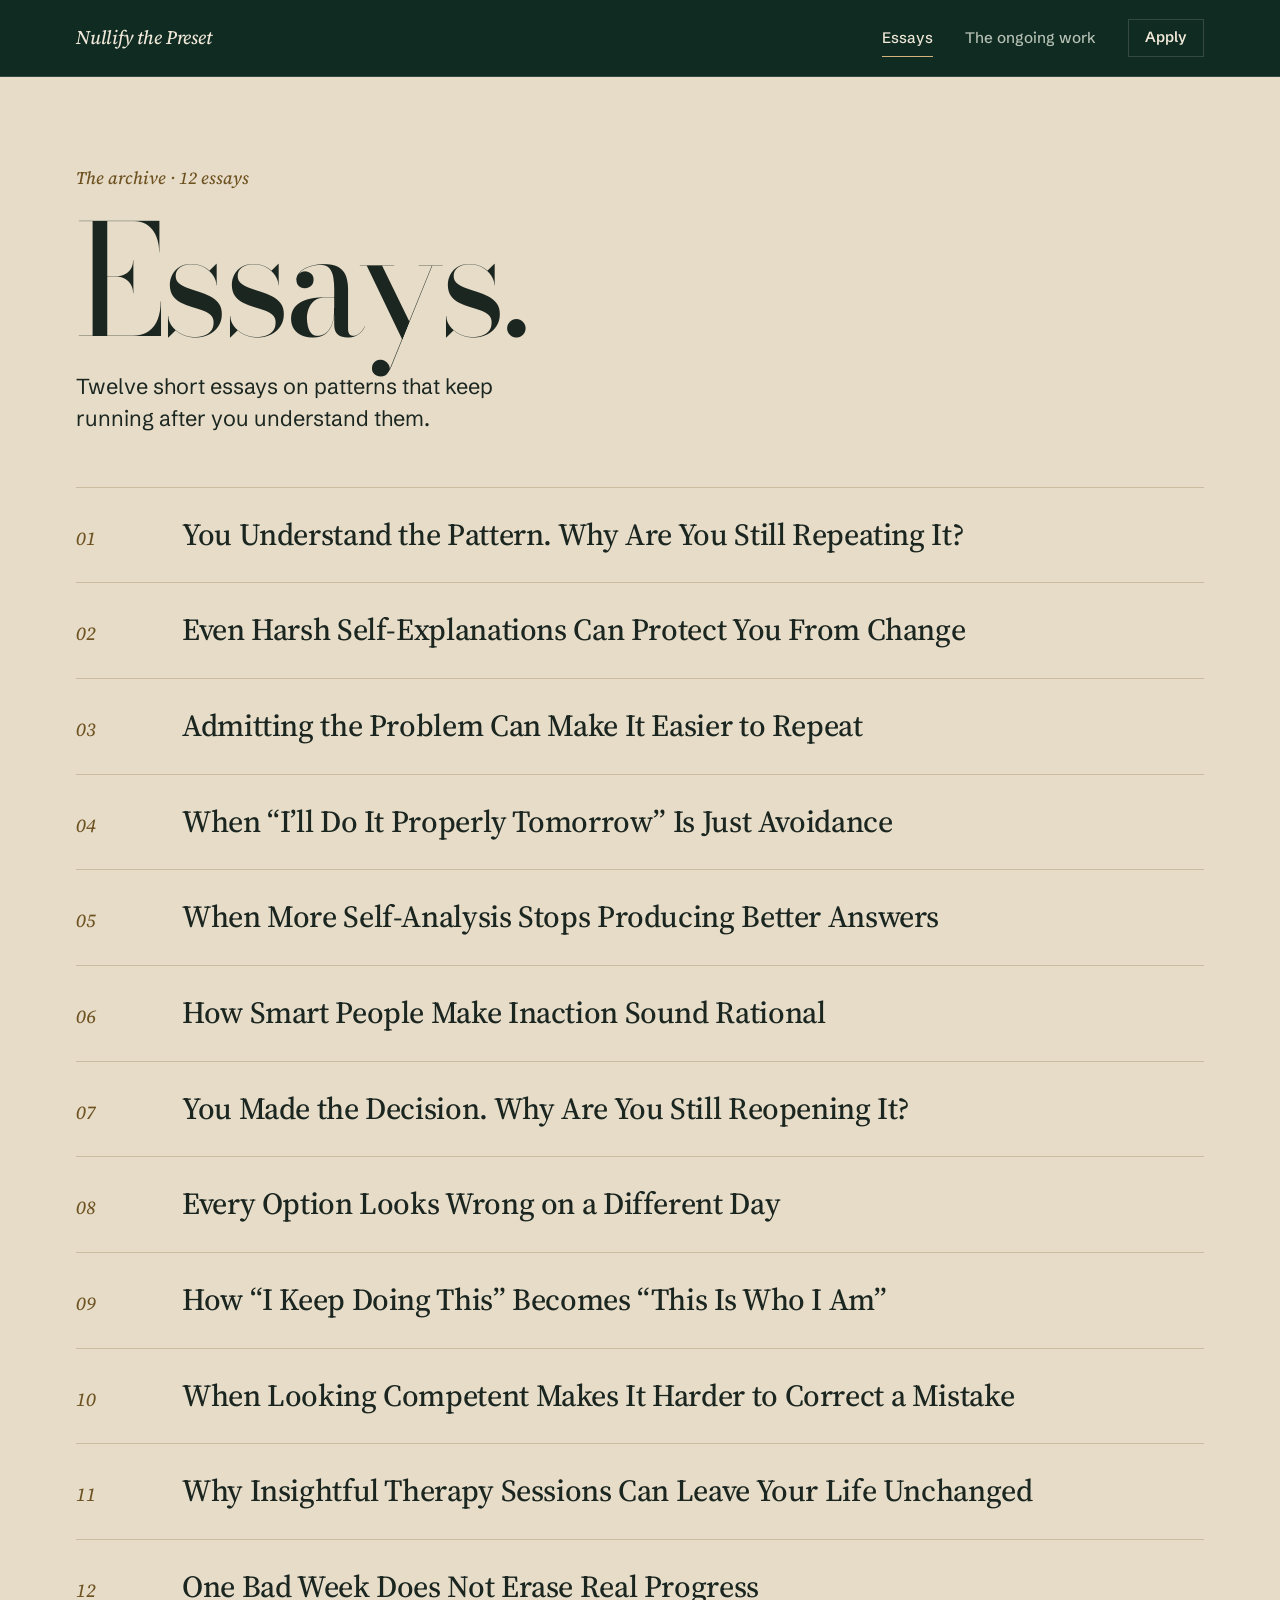
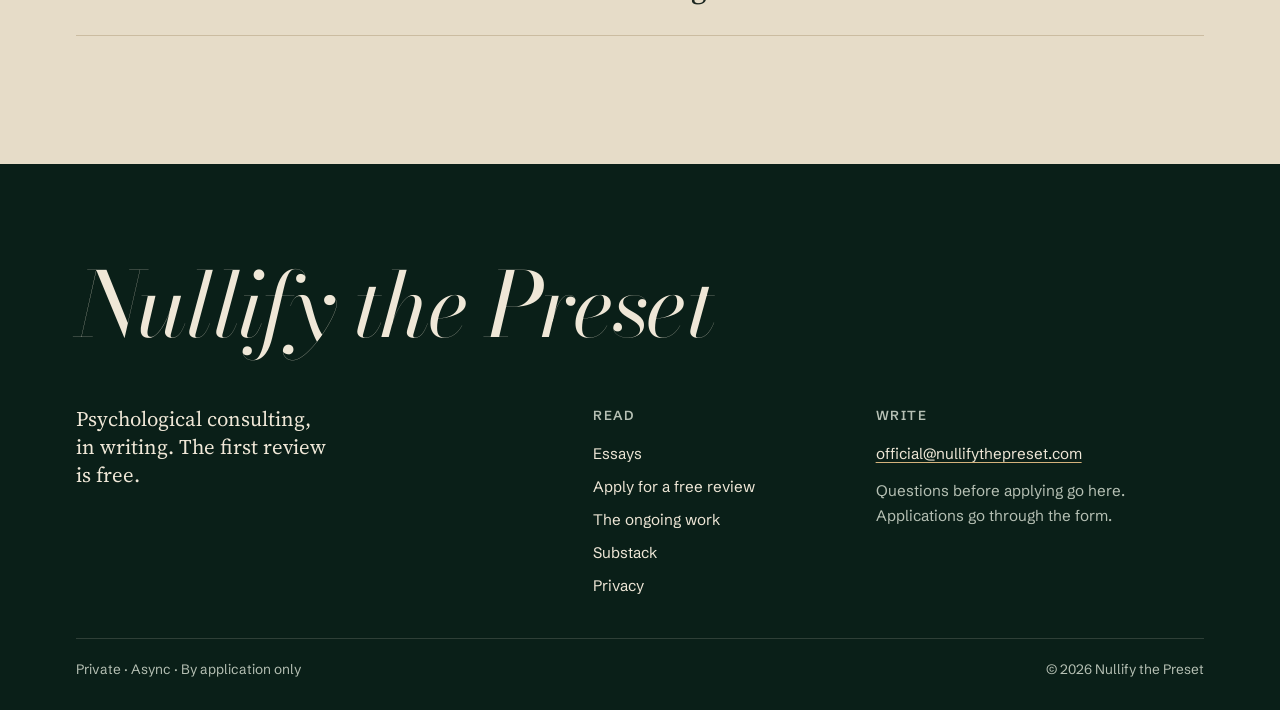
<file: essays.html>
<!DOCTYPE html>
<html lang="en">
<head>
<meta charset="UTF-8">
<meta name="viewport" content="width=device-width, initial-scale=1.0, viewport-fit=cover">
<meta name="theme-color" content="#0F2B22">
<title>Essays — Nullify the Preset</title>
<meta name="description" content="Twelve short essays on patterns that keep running after you understand them.">
<script>document.documentElement.classList.add('js');</script>

<link rel="preconnect" href="https://fonts.googleapis.com">
<link rel="preconnect" href="https://fonts.gstatic.com" crossorigin>
<link href="https://fonts.googleapis.com/css2?family=Bodoni+Moda:ital,opsz,wght@0,6..96,400;0,6..96,500;1,6..96,400&family=Schibsted+Grotesk:wght@400;500;600&family=Source+Serif+4:ital,opsz,wght@0,8..60,400;0,8..60,500;0,8..60,600;1,8..60,400;1,8..60,500&display=swap" rel="stylesheet">
<link rel="stylesheet" href="site.css">
<style>

.catalog-head { padding-block: clamp(48px, 7vw, 96px) clamp(32px, 4vw, 56px); }
.catalog-head h1 { font-size: clamp(3.8rem, 12vw, 10rem); line-height: 0.88; letter-spacing: -0.035em; }
.catalog-head .lead { margin-top: 22px; max-width: 30rem; }
.toc { list-style: none; padding: 0; margin: 0; border-top: 1px solid var(--line-light); }
.toc li { border-bottom: 1px solid var(--line-light); }
.toc a { display: grid; grid-template-columns: 2.8rem minmax(0, 1fr); gap: 10px; align-items: baseline; padding-block: clamp(18px, 2.4vw, 28px); text-decoration: none; color: var(--ink); }
@media (min-width: 900px) { .toc a { grid-template-columns: 6rem minmax(0, 1fr); } }
.toc .n { font-family: var(--serif); font-style: italic; font-weight: 500; font-size: 1.2rem; color: var(--brass-ink); }
.toc .t { font-family: var(--serif); font-weight: 500; font-size: clamp(1.3rem, 2.4vw, 2.1rem); line-height: 1.2; letter-spacing: -0.012em; text-wrap: balance; transition: color 0.18s ease; }
.toc a:hover .t { color: var(--brass-ink); }
.catalog { padding-bottom: var(--section); }

.doc-meta { font-family: var(--serif); font-style: italic; font-weight: 500; font-size: 1.25rem; color: var(--brass-ink); margin-bottom: 14px; }
.essay-nav { display: grid; grid-template-columns: minmax(0, 1fr); gap: 20px; margin-top: clamp(48px, 6vw, 64px); padding-top: 26px; border-top: 1px solid var(--line-light); }
@media (min-width: 640px) { .essay-nav { grid-template-columns: repeat(2, minmax(0, 1fr)); gap: 40px; } .essay-nav a.next { grid-column: 2; text-align: right; } }
.essay-nav a { display: block; text-decoration: none; color: var(--ink); }
.essay-nav .k { display: block; font-size: 0.88rem; font-weight: 600; color: var(--brass-ink); margin-bottom: 6px; }
.essay-nav .t { display: block; font-family: var(--serif); font-weight: 500; font-size: 1.3rem; line-height: 1.2; }
.essay-nav a:hover .t { color: var(--brass-ink); }
.essay-cta { margin-top: clamp(36px, 5vw, 56px); padding: clamp(26px, 3.4vw, 40px); background: var(--green); color: var(--bone-muted); color-scheme: dark; }
.essay-cta p { font-family: var(--serif); font-weight: 500; font-size: clamp(1.7rem, 3vw, 2.3rem); line-height: 1.05; color: var(--bone); margin: 0 0 20px; }
.essay-cta p em { color: var(--brass); }
.essay-cta .cta-row { margin-top: 0; }
.essay-cta .cta-note { color: var(--bone-muted); }

</style>
<!-- Reddit Pixel -->
<script>
!function(w,d){if(!w.rdt){var p=w.rdt=function(){p.sendEvent?p.sendEvent.apply(p,arguments):p.callQueue.push(arguments)};p.callQueue=[];var t=d.createElement("script");t.src="https://www.redditstatic.com/ads/pixel.js?pixel_id=a2_k1x84lyjpc01",t.async=!0;var s=d.getElementsByTagName("script")[0];s.parentNode.insertBefore(t,s)}}(window,document);rdt('init','a2_k1x84lyjpc01');rdt('track', 'PageVisit');
</script>
<!-- DO NOT MODIFY UNLESS TO REPLACE A USER IDENTIFIER -->
<!-- End Reddit Pixel -->
</head>
<body class="page-paper">

<header class="site-header">
  <div class="container">
    <a class="wordmark" href="index.html">Nullify the Preset</a>
    <nav class="site-nav" aria-label="Site">
      <a href="essays.html" aria-current="page">Essays</a>
      <a href="ongoing.html" class="wide-only">The ongoing work</a>
      <a href="apply.html" class="btn btn--small">Apply</a>
    </nav>
  </div>
</header>

<main class="catalog paper" id="catalog">
  <div class="container">
    <div class="catalog-head">
      <p class="runhead">The archive · 12 essays</p>
      <h1>Essays.</h1>
      <p class="lead">Twelve short essays on patterns that keep running after you understand them.</p>
    </div>
    <ol class="toc">
      <li><a class="essay-row" href="#essay-01"><span class="n">01</span><span class="t">You Understand the Pattern. Why Are You Still Repeating It?</span></a></li>
      <li><a class="essay-row" href="#essay-19"><span class="n">02</span><span class="t">Even Harsh Self-Explanations Can Protect You From Change</span></a></li>
      <li><a class="essay-row" href="#essay-11"><span class="n">03</span><span class="t">Admitting the Problem Can Make It Easier to Repeat</span></a></li>
      <li><a class="essay-row" href="#essay-12"><span class="n">04</span><span class="t">When “I’ll Do It Properly Tomorrow” Is Just Avoidance</span></a></li>
      <li><a class="essay-row" href="#essay-06"><span class="n">05</span><span class="t">When More Self-Analysis Stops Producing Better Answers</span></a></li>
      <li><a class="essay-row" href="#essay-08"><span class="n">06</span><span class="t">How Smart People Make Inaction Sound Rational</span></a></li>
      <li><a class="essay-row" href="#essay-13"><span class="n">07</span><span class="t">You Made the Decision. Why Are You Still Reopening It?</span></a></li>
      <li><a class="essay-row" href="#essay-14"><span class="n">08</span><span class="t">Every Option Looks Wrong on a Different Day</span></a></li>
      <li><a class="essay-row" href="#essay-10"><span class="n">09</span><span class="t">How “I Keep Doing This” Becomes “This Is Who I Am”</span></a></li>
      <li><a class="essay-row" href="#essay-09"><span class="n">10</span><span class="t">When Looking Competent Makes It Harder to Correct a Mistake</span></a></li>
      <li><a class="essay-row" href="#essay-18"><span class="n">11</span><span class="t">Why Insightful Therapy Sessions Can Leave Your Life Unchanged</span></a></li>
      <li><a class="essay-row" href="#essay-20"><span class="n">12</span><span class="t">One Bad Week Does Not Erase Real Progress</span></a></li>
    </ol>
  </div>
</main>

<main class="essay-view doc paper" id="essay-01" hidden>
  <a class="back-link back-to-catalog" href="#">← Back to essays</a>
  <h1>You Understand the Pattern. Why Are You Still Repeating It?</h1>
  <div class="doc-body">
    <p>There is some comfort in labelling a problem, and you get it before anything in the problem has changed. Now that it has a label it has a shape. You can look at it, find where the fear is, and say roughly where the fear came from. For a while this can seem like most of the work. Then the message you were explaining to yourself is still there, unanswered.</p>
    <p>People with a talent for language spend the most time in this phase, because language is the tool they trust. Maybe a more specific explanation will make something click. You can break the motives down further, and when that runs out you can ask whether your breakdown is skewed and analyse that too. There is always another layer. Each layer feels productive because you really are analysing your actual problem, and that’s why it never registers as avoidance.</p>
    <p>If confusion is what blocks you from acting, then breaking the problem down will help. Maybe you realise you’ve been combining two problems into one. Or maybe you just don’t know what the other person wants from you. Now you can ask them, and your time was well spent.</p>
    <p>More often you know what to do before you start explaining the problem to yourself. You know the message needs an honest reply. What you don’t know is how to send it without being embarrassed or finding out your read of the situation was wrong. No amount of explaining will tell you that. Only the other person has that information, and they aren’t part of your explanation until you act.</p>
    <p>Past that point you are explaining for a different reason. As long as the problem stays in your head or in a private note, you control it. Nobody misunderstands you unless you imagine them doing it. No reply comes back that forces you to re-evaluate anything. Every outcome stays open, and you get to feel like you’re taking the situation seriously.</p>
    <p>“I know why I’m avoiding this” sounds much nicer than “I’m still avoiding this,” to you as well. It lets you believe you are self-aware. You can understand why you avoid something, know it isn’t helping you, explain it well, and still keep doing it. It doesn’t feel contradictory, because the knowing and the avoiding happen at different moments. You know why when you sit down and work it out. You avoid when it’s time to act, and at that moment whatever protects you for the next five minutes has always won over what you worked out the day before.</p>
    <p>So what do you know now that changes the next action? The answer has to be specific. If the breakdown turned up a missing fact or a smaller step you hadn’t seen, use it. If all it gave you is a more detailed account of why acting feels hard, you already have everything it can give you.</p>
    <p>You don’t have to feel finished with the problem to take the next step. That feeling is what the next round of analysis keeps promising, and it never comes, because the uncertainty you want gone is with the other person. You only need enough clarity for one contact with them. Usually that means sending the plain reply, or asking the direct question you’ve been circling for days.</p>
  </div>
</main>

<main class="essay-view doc paper" id="essay-19" hidden>
  <a class="back-link back-to-catalog" href="#">← Back to essays</a>
  <h1>Even Harsh Self-Explanations Can Protect You From Change</h1>
  <div class="doc-body">
    <p>If you call yourself a perfectionist, you sound like you’re admitting something. You’re saying your standards are unreasonable and something is wrong with how you work. People who say it usually feel they’ve found something bad about themselves. Then they go back to the unfinished work and keep improving it in private, with the explanation fully intact.</p>
    <p>People hold on to this explanation because under the accusation there is something flattering about it, that your work stays hidden because you care so much about how it’s done. “I’m scared of failing” works the same way when the fear gets used as the final answer and nobody tests what the fear predicts.</p>
    <p>There is almost always a second explanation, one that gets explored much less. As long as nobody sees the work, you can keep believing it would succeed if you did it right. Once someone sees it, you have evidence instead. Both can be true. The second one gets ignored because accepting it means doing something straight away, which is showing someone the work and finding out.</p>
    <p>Whoever is looking into the pattern also stands to lose something from certain conclusions. You choose which facts matter while you’re still living inside the arrangement those facts would threaten. No bad intent is needed for this to go wrong. You only have to look closely at one true cause and leave another in the background, and the one you look at closely will usually be the one that asks nothing of you this week.</p>
    <p>Harshness won’t fix this. Most people assume a harsh explanation must be true, because who would say something that bad about themselves if it wasn’t? So the unpleasantness gets mistaken for accuracy. But you stop searching just as quickly after a negative explanation as after a flattering one. Once you’ve decided you’re a perfectionist, there is nothing left to learn.</p>
    <p>So ask what any explanation of yourself lets you put off. A real quality problem points to a specific flaw someone else could confirm, a sentence that’s unclear or terms that contradict each other. If you keep finding a new flaw every time you fix the last one, the quality explanation is getting weaker. If the second explanation is true, you’ll get more anxious as you get closer to showing the work, no matter how good the writing gets, and research will start to feel urgent right before you’d have to send anything.</p>
    <p>The quickest way to find out is to show the work to two or three people who could actually use it. That settles it faster than another evening spent deciding which motive feels truest. If they all fail to understand the same sentence, you were right about the quality. If they understand it easily and you still don’t want to show it to anyone else, the problem was exposure all along.</p>
    <p>It helps to have someone outside your head for the same reason, but not everyone outside it is helpful. People misread the work, or reassure you because disagreeing feels awkward. A useful reader can explain your theory back to you in a way you’d agree with before they challenge it. Then they point to what your theory makes convenient for you.</p>
  </div>
</main>

<main class="essay-view doc paper" id="essay-11" hidden>
  <a class="back-link back-to-catalog" href="#">← Back to essays</a>
  <h1>Admitting the Problem Can Make It Easier to Repeat</h1>
  <div class="doc-body">
    <p>When you don’t do something you said you would, you suffer two things. One is the thing that didn’t get done. The other is knowing the excuse you gave yourself was weak, that “the day got busy” doesn’t really cover it. An honest admission removes the second feeling completely. You still have the first one exactly where it was.</p>
    <p>This is what makes confession feel productive. You write down that you kept improving the work in private because private work let you feel capable, and if you’d sent it people could have ignored you. This may be true, and it can take some bravery to admit. For a moment your day feels less false. You told the truth about your motive without any sugar coating and showed you aren’t hiding from yourself. Your work is still where it was.</p>
    <p>If you pride yourself on insight, you’re especially exposed to this, because a dumb excuse would insult your intelligence. So you do something more respectable. You dig into why you were afraid and pinpoint where useful work turned into cover. You may describe it better than anyone outside it could. The task remains unchanged.</p>
    <p>Confession usually goes hand in hand with repair. Someone admits they’ve been unreliable and starts keeping smaller promises, and the confession means something because something different happens next. When the two get separated, the confession becomes a permission slip. You’ve cleared enough guilt for the old behaviour to continue, and you didn’t have to deny anything to do it. You’re no longer just the person who avoided the work. You’re the person who avoided it and knew why, and that extra part protects more of your self-respect than it should.</p>
    <p>Other people can make it stronger. You might tell a friend you’ve been hiding in preparation. They’ll probably say you’re honest for admitting it, which you were. You both still walk away satisfied with how well you diagnosed the problem, and nobody goes back to the original promise.</p>
    <p>After you admit what you did, the question should be about tomorrow. What has to change to make this harder to do again? Another paragraph about why you failed won’t answer that. A repair changes what made the avoidance easy. Maybe the promise was too big, so make it smaller. If someone else paid for it, tell them what you’ll do differently and skip the long paragraph about why.</p>
    <p>You could punish yourself. You would just create shame and learn nothing for the next decision. The repair only has to make sure tomorrow isn’t set up exactly like today.</p>
    <p>Then the same mistake comes round again. You realise that confessing has become part of the pattern, and you write “I use self-awareness to excuse not acting.” You are right about this as well. You get the same relief one level higher and keep avoiding, now with the diagnosis attached. Once the truth is clear enough, stop improving it. Decide what changes before the relief fades, and change it, even though that will look less impressive than the admission did.</p>
  </div>
</main>

<main class="essay-view doc paper" id="essay-12" hidden>
  <a class="back-link back-to-catalog" href="#">← Back to essays</a>
  <h1>When “I’ll Do It Properly Tomorrow” Is Just Avoidance</h1>
  <div class="doc-body">
    <p>You open a message you need to reply to. It’s simple, so it should only take you about seven minutes. As you start writing, you decide it would be better to wait until tomorrow and do it properly. Five minutes ago you weren’t thinking about tomorrow at all. You came to that decision at the exact point where you had to act.</p>
    <p>The decision isn’t wrong because of when it came. It shouldn’t get automatic authority either. It sounds considerate, it respects the other person and admits you’re tired. Since it comes in your own words and says “I,” it’s easy to accept as the considered judgment of all of you.</p>
    <p>Most of the time it runs the other way. The task gets uncomfortable, you feel a pull to back away, and then your mind finds a reason that makes backing away look sensible. If you pay attention you can sometimes catch the order, first the resistance and then the reason. Your reason is a complete sentence, so it seems more thought out than the urge it’s explaining, and you assume it was the cause.</p>
    <p>Once you have that sentence, you stop noticing that you want two things. You want the message answered, and you don’t want the discomfort of answering it right now. “I’ll do it properly tomorrow” lets both be true, and putting off the reply starts to look like protecting its quality.</p>
    <p>The reason will come in whatever language you trust most. If precision matters to you, you’ll worry about tone. If you value self-awareness, you’ll suspect that replying now is just an impulsive escape from tension. There can be truth in all of these, and that’s why the convenient timing is so hard to spot.</p>
    <p>If you try to argue the thought away, you just start another argument about whether it’s intuition or avoidance. Soon you’ve spent more time analysing a thought about a seven-minute reply than the reply would take. The simpler move is to treat the thought as a recommendation, something you’re allowed to weigh.</p>
    <p>Two checks help with the weighing. When did the concern show up, before you touched the task or only once you had to act? And is there any new information? If the concern came at the point of acting and nothing about the situation changed, the thought is probably explaining your discomfort and telling you nothing new.</p>
    <p>It’s possible the thought is partly true. Maybe you really are too tired to get the tone right. Give that some weight and pick something that still makes sense if you were exaggerating. Write the plain reply tonight and leave it as a draft. Tomorrow you’ll have actual words to work with, instead of a prediction about words that don’t exist yet.</p>
    <p>With practice the pattern gets easier to see. The reason is different every time, and the timing stays the same. You don’t have to treat the thought as a liar. You did want to avoid something real. It was the next ten minutes, though, and you know nothing more about tomorrow than you did before the thought came.</p>
  </div>
</main>

<main class="essay-view doc paper" id="essay-06" hidden>
  <a class="back-link back-to-catalog" href="#">← Back to essays</a>
  <h1>When More Self-Analysis Stops Producing Better Answers</h1>
  <div class="doc-body">
    <p>After a conversation you feel went badly, you usually have a few facts. Maybe they checked their phone once and gave one short answer. The rest is your explanation, that you talked too much and they zoned out. You can replay it for the rest of the night and end up with the same few facts and a bigger explanation.</p>
    <p>There is some value in reflecting. If you hedge every time you’re unsure, instead of answering plainly, and it happens often enough that you notice, that’s a real pattern. Without reflection it would just look like a series of unrelated bad conversations. But you can only reflect on the facts you have. Another hour won’t get you into their head. It gives you more explanations that fit the same facts, and an explanation you build in your head can get more detailed without getting any more accurate.</p>
    <p>It’s hard to know when you’ve hit that point, because of how we remember things. We don’t recall each part of a conversation equally. The phone stuck because it came right when you started to worry. Other things fade into the background, like the interest they showed earlier or the meeting running long. Eventually your memory and your explanation seem to confirm each other, even though you used the explanation to decide which parts of the memory counted.</p>
    <p>The real limit comes when no more thinking can bring in new facts. By then you may have a good explanation and a name for the habit. What you don’t have is anything that could prove the explanation wrong. Suppose you asked and they said your points were clear. You’d assume they were being nice. If they said they were confused, you were right. If they’re warm towards you afterwards, they’re compensating, and if they’re cold, you were right again. At that point you’re defending a position and calling it a diagnosis.</p>
    <p>Ask yourself what you would need to learn for your explanation to change. It has to be evidence, more than a more convincing feeling. In this case it could be as simple as asking whether there was a point where they lost track of what you were saying. Or you could see how the next few conversations go if you give shorter answers and let people ask you to elaborate.</p>
    <p>None of this gives you a final verdict about yourself. You may have been talking to someone who wasn’t paying attention, or someone who’s just hard to read, and a couple of conversations may not reflect the norm. Outside information still has one advantage over another replay in your head, which is that it can contain something you didn’t put there. It won’t be 100% correct either. People misunderstand each other every day. Your explanation just stops being the only one you accept.</p>
    <p>It also helps to write the facts down separately. They looked at their phone, and one answer was short. Then list the explanations that could still be true. Some will be more likely than others, and you don’t have to pretend otherwise. Just don’t accept the most emotionally convincing one as fact before something outside your head has tested it.</p>
  </div>
</main>

<main class="essay-view doc paper" id="essay-08" hidden>
  <a class="back-link back-to-catalog" href="#">← Back to essays</a>
  <h1>How Smart People Make Inaction Sound Rational</h1>
  <div class="doc-body">
    <p>Before you send a request that makes you look vulnerable, you already know the reasons not to, and none of them are made up. It’s been months since you spoke, so you may look like you’re taking advantage, or the timing might be off. Each one is plausible, so closing the draft feels like the careful choice.</p>
    <p>The other side gets far less thought. Another month of silence makes the relationship colder. You learn nothing about whether the request would have worked, and whatever it could have given you stays out of reach. All of this is just as plausible. You just don’t feel it as urgently.</p>
    <p>This is how analytical people stay stuck without ever lying to themselves. The delay is backed by real risks and by long-term consequences other people wouldn’t think about. The reasoning can be accurate as far as it goes. You just dig into one direction much harder than the other.</p>
    <p>There is also an assumption nobody says out loud. An action needs a justification, and waiting is what you do while the justification isn’t finished. But waiting is a decision too, and it keeps changing the situation while looking like it leaves it alone.</p>
    <p>The imbalance starts before you make any argument. If sending feels exposing, you naturally ask how it could go badly, and you find real answers. Since they are valid, you believe you’re being fair. Nobody asks the same question about waiting, so its costs stay vague and get very little weight.</p>
    <p>The more consequences you can see, the harder this is to notice. You can find more reasons not to act and counter most advice that tells you to. It’s a great skill when the stakes are high. It works against you when you mostly use it to raise the bar for moving, while waiting barely gets examined.</p>
    <p>You can know all of this and still fall for it. You ask yourself whether you’re rationalising, and then build a smart case for why this time is different. Maybe the concern really is strategic, and calling it fear would be too simple. Both can be true, and neither tells you which option is better. Self-awareness only helps here if it changes the comparison you’re making.</p>
    <p>So examine waiting the way you examined the request. Write the two options plainly, send it today or wait two weeks. For each, what could you lose, and what would you find out? Then ask how hard each outcome would be to undo, because that is where real caution belongs.</p>
    <p>Sometimes you should wait. If something will change on Friday, or information coming tomorrow could save you from a costly mistake, then waiting buys you something you can name, and you know when to come back to the decision. If nothing like that is coming, waiting is hard to defend, because the time passing does nothing for you.</p>
    <p>The costs of waiting are easy to ignore because they never show up as one moment. A message you didn’t send can’t reject you, and a decision pushed back a week doesn’t show a visible loss. Opportunities fade quietly, and the habit of needing near-certainty gets a little easier to repeat each time.</p>
  </div>
</main>

<main class="essay-view doc paper" id="essay-13" hidden>
  <a class="back-link back-to-catalog" href="#">← Back to essays</a>
  <h1>You Made the Decision. Why Are You Still Reopening It?</h1>
  <div class="doc-body">
    <p>A decision made on Tuesday and reopened on Thursday, with nothing new to go on, was only made on paper. You chose something, and the things you didn’t choose stayed open. Each bad result or waver in confidence sends you back to the moment before you decided. So you never learn whether the decision works when you actually carry it out. You keep asking whether it should exist at all.</p>
    <p>“Don’t think about it” rarely works. Doubt is cheap and mostly comes on its own. You can think of something wrong with the decision while walking or falling asleep, whatever you told yourself earlier. Whether you keep the decision depends on what you do when the doubt arrives.</p>
    <p>When you reopen a decision you gain a few things that don’t help the decision at all. You stay partly out of responsibility, because if it goes badly you can blame it on never fully committing. And you avoid the pain of giving up the other options. As long as none of them is being tested, they stay available in your mind.</p>
    <p>The options also compete unfairly. Your choice has to compete in its ordinary form, with its actual difficulties, against the best possible version of the option you gave up. Every difficulty with your choice makes the other option look better. Nothing can count against the other option, because it hasn’t produced any evidence. It hasn’t produced any problems either. Of course it hasn’t. Nobody has tried it.</p>
    <p>You lose more than time. If you keep reopening a decision, you’ll only half carry it out. You’ll change it before enough people have seen one version. You’ll present it with uneven confidence, since you’re still questioning it while you show it. It will get poor results, which makes your original doubts look right. Your decision helped create the evidence you later use against it.</p>
    <p>A closed decision can still be changed, and good judgment needs that. The problem is knowing when. You need a line between new information and second-guessing. Without one, a bad morning has as much authority as a real change in cost or risk. Put the line in writing while you still have all your reasons for the decision in front of you. Give the decision enough time to run into its normal problems, a few weeks or a number of attempts. Decide what would allow you to reopen it early, like a cost that makes it unworkable or the same objection coming back from the people it’s for. Boredom, or embarrassment after a bad day, is just how it feels to carry a decision out, and it doesn’t count.</p>
    <p>Until then the other options can stay where they are, written down and left alone. You can keep an idea without working on it. Once you start looking into it and comparing it every time the chosen path gets unpleasant, you’ve reopened the decision.</p>
    <p>The doubt might come back ten times. That doesn’t mean you failed to close the decision. What matters is what you do when it returns. Either you check whether anything relevant changed and then reopen it on purpose or get back to the work, or you fall back into not knowing each time.</p>
  </div>
</main>

<main class="essay-view doc paper" id="essay-14" hidden>
  <a class="back-link back-to-catalog" href="#">← Back to essays</a>
  <h1>Every Option Looks Wrong on a Different Day</h1>
  <div class="doc-body">
    <p>When you keep changing your mind about a decision, it’s usually the same two options. You’re just using different values to judge them. One night you think what you want most is freedom, and one option is the obvious answer. The next day a bill comes, you start thinking what you need is security, and the other option is just as obvious. Each evaluation is reasonable on its own. Put together, they make the decision look very complicated, when really no value has been put in charge of it.</p>
    <p>A list of pros and cons won’t solve this, because a fact doesn’t come with a fixed weight. A steady income is a pro if you’re looking for stability and a cost if you’re looking for more time. More freedom is a pro until predictability becomes the priority. Every fact can be a pro or a con depending on what you’re trying to get from the decision. So if you keep changing what you’re trying to get, you’ll keep re-scoring your list.</p>
    <p>You could say all of these values are important, and they are. You can only make a decision once you know what happens when they collide. That means setting a priority. A priority is simply the value you’re willing to let overrule another one, in this choice, for a set time.</p>
    <p>This feels more painful than researching more, because you’re knowingly cutting something out. If you want security for the next six months, you know you’ll be giving up some freedom. When you don’t prioritise, both values stay intact in your mind, and whichever option you lean towards feels wrong the moment the other value grabs your attention.</p>
    <p>The switch usually happens when your chosen priority starts to cost something. You choose freedom, then feel how uneasy it is not knowing what the month will bring, and start judging the decision by security. You feel like the decision was wrong, but you may just be feeling the cost you knew freedom would bring.</p>
    <p>So before you compare your options, decide what you want the decision to get you. “I want to make the best decision” won’t help you. “For the next six months I want security, even if it costs me some freedom” will, because it cuts something out, and that’s what lets you use it to judge the options. Then judge them under that objective until you reach an answer. The other option can still come out better. It just can’t win halfway through because freedom has started to look good again.</p>
    <p>Give the objective a time period and a sign that it’s no longer working, so a later review has more to go on than how you feel. Sometimes you will need to change it. Maybe an unexpected expense means you can no longer afford as much freedom. Then say so directly, that you prioritised one thing and the new situation means the other comes first now. And evaluate the decision again from there, without pretending the standard stayed the same.</p>
    <p>Most of the time nothing new has happened. You’ve just reached the point where the value you picked disappoints another one. If you recognise that, you won’t quietly turn a cost into a new standard. “I still want freedom, but security decides this one right now” is enough. It keeps freedom as a value in your life, just not in control of this decision.</p>
    <p>You don’t have to make a list of everything you want and what order it goes in. That list will never be finished, and the decision in front of you would sit there waiting for it.</p>
  </div>
</main>

<main class="essay-view doc paper" id="essay-10" hidden>
  <a class="back-link back-to-catalog" href="#">← Back to essays</a>
  <h1>How “I Keep Doing This” Becomes “This Is Who I Am”</h1>
  <div class="doc-body">
    <p>“I’ve avoided difficult conversations for years” and “I’m not a confrontational person” describe the same past. The second one drops the tense and the conditions. Something you’ve done many times gets turned into a fact about the person it happened to. From then on a hard conversation feels like going against your nature, more than doing something you just haven’t practised much.</p>
    <p>There are good reasons for these quick descriptions. Nobody wants to rebuild their picture of themselves every morning. A general account is faster and helps you pick which situations to go for and which to avoid. Some of them are accurate enough to keep.</p>
    <p>It becomes a problem when you outgrow the description and keep it anyway. Maybe the first time you stood up for yourself you had no leverage and got punished for it. “I couldn’t do it in those circumstances” would have been the honest conclusion. Years pass, your circumstances change, and the sentence stays the same. You dropped the circumstances and kept the conclusion.</p>
    <p>Once you call a habit part of who you are, you start producing the evidence for it. The situation comes up and already feels like it’s not for you. You avoid it, get no practice, and you’re uncomfortable the next time, which counts as more proof that you’re not that type of person. You came by the first difficulty honestly. What the label adds is that you never do it enough times to grow out of it.</p>
    <p>Another thing the label gets you is skipping the uncomfortable middle of change. Any improvement has a stretch where the old description no longer fits and you still can’t do the new thing comfortably. You’ll feel awkward and probably won’t do as well as usual. If you say you’re just not that type of person, you get to skip that feeling, and you never have to admit the awkwardness was part of the price.</p>
    <p>A positive phrase doesn’t help either. If you tell yourself “I’m good at this” without much to back it up, you have a nicer sentence with the same problem. You’re still asking your behaviour to prove something general about who you are, so one bad attempt feels like the new identity falling apart.</p>
    <p>Put your statements back into context instead. “I’m indecisive” could become “since this decision started to matter, I’ve changed my mind every time I found a new option.” This sentence sounds worse and is more accurate. It names a time and a situation, both of which can change without you becoming a different person overnight. It puts the behaviour somewhere you can work on it, and it excuses nothing.</p>
    <p>Try asking any statement about yourself for its dates, when it started and what would make it less true. If it can’t answer, it may still express real frustration, but it’s too broad to base a decision on.</p>
    <p>Don’t make “I’m adaptable now” your new identity either. You’ll start defending it the same way you defended the old one, every time a change goes badly. Keep your descriptions close enough to what you actually do that new behaviour can change them. One hard conversation won’t prove you’re confrontational, and it might go badly. It still adds something to the record the old sentence was built on.</p>
  </div>
</main>

<main class="essay-view doc paper" id="essay-09" hidden>
  <a class="back-link back-to-catalog" href="#">← Back to essays</a>
  <h1>When Looking Competent Makes It Harder to Correct a Mistake</h1>
  <div class="doc-body">
    <p>Once you’ve given someone a confident answer, a fact you missed can feel much bigger than it is. You can probably fix it, but correcting yourself would seem to say something, that you rushed and only looked decisive because you hadn’t seen everything. So you wait and take it home, where it can ruin the rest of your night and fix nothing.</p>
    <p>It’s useful to know how to appear competent. Someone often has to fill in the blanks on a decision so others can make theirs, and a person who looks unsure at every step passes ordinary uncertainty on to everyone around them. It becomes harmful when doing that well turns into proof of the kind of person you have to keep being. Then changing a decision feels like more than changing a decision. It threatens the picture of someone who sees things quickly and never needs to be saved from a mistake.</p>
    <p>From there, anything you’re unsure about becomes about you. If you missed something, you were careless. If you check with someone else, it looks like you were faking the confidence. Every doubt now has a consequence for who you are, so it feels safer to keep it to yourself.</p>
    <p>You’re still unsure. You just find out at the end of the night, replaying someone’s face and wondering whether everyone noticed what you only noticed afterwards. None of it reaches the decision while it could still make a difference.</p>
    <p>For some people this goes deeper. Maybe you were dismissed or underestimated early on, and it left you with a drive to never be in that position again. Capability is a sensible answer to that, and it can get you a lot in life. The problem is that competence then gets asked to make sure nobody can ever look down on you again. That can never be finished, because the next mistake can always look like it reopens the question. You stop treating the old lesson as information about risk and start treating it as something you owe loyalty to, so any correction feels like betraying what protected you from being humiliated back then.</p>
    <p>“Be more vulnerable” doesn’t solve this either. Some people will use your uncertainty well. Others will use it as an excuse to delay, or to push the responsibility back onto you. Nobody needs to see every doubt you have. What you need is somewhere you don’t have to play the role, where you can check the decision for a few minutes without the check becoming a verdict on you.</p>
    <p>It can be quick. What did you decide, and what’s the strongest reason for it? What are you still unsure about, and what would you need to see to change it? That last question keeps your doubt tied to the decision. “If this isn’t confirmed by tomorrow at noon, the plan doesn’t hold” is something you can act on. “Maybe I’m not as competent as they think” isn’t. Once you know whether the decision stands or needs correcting, stop. If you keep checking until you feel 100% secure, you’ve turned the check into another performance, this time of thoroughness.</p>
    <p>A correction still costs you something, and people do sometimes trust you a little less after you change an answer. They trust you a lot less when a preventable problem shows up after they were told it was settled. When you correct yourself, they want to know what you missed and what changes now. None of that says anything about who you are, and you don’t need to add it.</p>
  </div>
</main>

<main class="essay-view doc paper" id="essay-18" hidden>
  <a class="back-link back-to-catalog" href="#">← Back to essays</a>
  <h1>Why Insightful Therapy Sessions Can Leave Your Life Unchanged</h1>
  <div class="doc-body">
    <p>Someone who’s good at thinking can spend months in therapy getting steadily clearer about something they still don’t do. Each week they make a new connection or draw a cleaner distinction. The shame around the pattern gets lighter, and the conversations are honest and specific. The thing they keep discussing doesn’t change.</p>
    <p>That doesn’t mean therapy didn’t help. You can understand an experience better and be less ashamed of it, and that can be real progress even if nothing on your list gets done the next week. But if what you set out to do was act differently in a situation that keeps coming back, then you are stuck, no matter how good the conversations have become.</p>
    <p>Analytical clients make this hard to see, because they never run out of things to discuss. The client is really thinking and the therapist is really responding, so they both leave each session with more clarity than they came in with. The clarity just keeps piling up around a result that isn’t moving.</p>
    <p>There is also some comfort in staying at the explanation stage, and nobody has to choose it on purpose. Interpretation is what an analytical client is good at. They can qualify a claim or point out where something was described slightly wrong. Their behaviour is much less under their control. It comes out awkward and sometimes unpleasant, and it can’t be argued with. So a person can be very engaged in therapy while avoiding the one part that would test their explanation against evidence.</p>
    <p>The therapist hasn’t been fooled, and this isn’t only a therapy problem. It happens in any activity that starts to replace the result it was meant to support. In therapy the replacement feels especially legitimate, because reflection belongs there and another interpretation might really help. Without a clear goal, there’s no obvious point where understanding is enough and the work should change.</p>
    <p>Many forms of therapy already set goals and give you tasks between sessions, so a plateau can mean one phase of the work has done its job, or that the goal was never clearly set. If you still get overwhelmed every time you go near an experience, building tolerance to it may be exactly the right work, and pushing for action would be crude. If you can already explain the pattern calmly and want to respond differently, another explanation of where it comes from probably isn’t touching the real obstacle anymore.</p>
    <p>Bring this up with your therapist, who knows your case. Tell them you know a lot more about why you put this off and you’re still putting it off. Ask which behaviour you’re working on now and whether you can try something before the next session. Let them explain the current plan, or why you may not be ready for that yet. If severe symptoms or safety concerns are involved, there may be more to your treatment than working on one behaviour, and that’s something to review with them.</p>
    <p>Keep the test small on purpose, a smaller version of the thing, done by a set day. Its job is to show what you do when you reach the point of acting. You may do it while anxious and find out you never needed to feel ready. Or you may avoid it again, and then you can look at that in detail in the next session, what you did instead and what relief it gave you. Now you have something new to work on instead of explaining the same pattern for the eighth time.</p>
  </div>
</main>

<main class="essay-view doc paper" id="essay-20" hidden>
  <a class="back-link back-to-catalog" href="#">← Back to essays</a>
  <h1>One Bad Week Does Not Erase Real Progress</h1>
  <div class="doc-body">
    <p>After a lapse, people tend to reach the harshest conclusion the next morning, that nothing really changed and the good weeks were a fluke. One bad evening doesn’t cancel weeks of the pattern happening less often. It does show that the improvement depended on support you had stopped paying attention to.</p>
    <p>Early progress almost always comes with some condition. It’s usually a rule you follow or a set time when you look at things. After a few good weeks, relying on it starts to seem childish. You want the new behaviour to prove something about who you’ve become, and needing a written rule seems to weaken that. So you remove the support before the behaviour has been tested while tired or after bad news. The first time those two show up together, your old behaviour is right there waiting.</p>
    <p>The less flattering reading is the more accurate one. You can make a pattern less frequent and still leave plenty of ways for it back into your day. Still needing the support tells you that. It’s one condition under which the better response reliably wins.</p>
    <p>When it happens, keep the event small. You were tired and the support wasn’t in view. That’s all you need to know to put the support back and carry on with the plan. If you turn it into a theory about yourself, you give it the rest of the week as well.</p>
    <p>You’ll want to redesign everything, and it’ll feel responsible. It’s one night, and you’re questioning the whole system. Put the support back first. If these nights keep happening with the support in place, then you have something real to look at.</p>
    <p>There’s a quieter risk too. The old behaviour can come back as a more respectable version. Maybe you no longer reopen your decisions every time you doubt them, but now you spend an hour each day on a “strategy review” that goes over the same questions. The schedule changed, and you’re still avoiding committing to the work.</p>
    <p>So judge whatever replaces the behaviour by what it does for your next task. A few minutes a week collecting the reasons you keep finding not to do something, and changing one thing that makes sense, can help. A review that keeps adding questions to the list and moving the goalpost is doing the old job, whatever you call it.</p>
    <p>You don’t need to constantly watch for lapses either, since that becomes its own preoccupation. Take a couple of minutes to see which support was missing, or whether a new habit is the old one in disguise, and then get back to the work.</p>
    <p>You can tell it’s stable by how you recover. The old doubt may still show up after bad news. You just don’t give it a whole week and a full restart.</p>
  </div>
</main>

<footer class="site-footer">
  <div class="container">
    <a class="footer-mark" href="index.html">Nullify the Preset</a>
    <div class="footer-cols">
      <p class="footer-tag">Psychological consulting, in writing. The first review is free.</p>
      <div>
        <h4>Read</h4>
        <ul>
          <li><a href="essays.html">Essays</a></li>
          <li><a href="apply.html">Apply for a free review</a></li>
          <li><a href="ongoing.html">The ongoing work</a></li>
          <li><a href="https://substack.com/@hamzapehlivanov" target="_blank" rel="noopener">Substack</a></li>
          <li><a href="privacy.html">Privacy</a></li>
        </ul>
      </div>
      <div>
        <h4>Write</h4>
        <a class="mail" href="mailto:official@nullifythepreset.com">official@nullifythepreset.com</a>
        <p>Questions before applying go here. Applications go through the form.</p>
      </div>
    </div>
    <div class="footer-bottom">
      <span>Private · Async · By application only</span>
      <span>© <span data-year>2026</span> Nullify the Preset</span>
    </div>
  </div>
</footer>

<script src="site.js"></script>
<script>
  (function () {
    const catalog = document.getElementById('catalog');
    const essays  = [...document.querySelectorAll('.essay-view')];
    const base    = document.title;
    const total   = essays.length;
    const titleOf = (el) => el.querySelector('h1') ? el.querySelector('h1').textContent : '';

    function decorate(el, i) {
      if (el.dataset.ready) return;
      el.dataset.ready = '1';
      const h1 = el.querySelector('h1');
      const meta = document.createElement('p');
      meta.className = 'doc-meta';
      meta.textContent = 'Essay ' + (i + 1) + ' of ' + total;
      h1.before(meta);

      const prev = essays[i - 1], next = essays[i + 1];
      const nav = document.createElement('nav');
      nav.className = 'essay-nav';
      nav.setAttribute('aria-label', 'Essay navigation');
      nav.innerHTML =
        (prev ? '<a class="prev" href="#' + prev.id + '"><span class="k">← Previous</span><span class="t">' + titleOf(prev) + '</span></a>' : '') +
        (next ? '<a class="next" href="#' + next.id + '"><span class="k">Next →</span><span class="t">' + titleOf(next) + '</span></a>'
              : '<a class="next" href="#"><span class="k">Archive →</span><span class="t">Back to all essays</span></a>');
      el.appendChild(nav);

      const cta = document.createElement('div');
      cta.className = 'essay-cta';
      cta.innerHTML = '<p>The first review <em>is free.</em></p><div class="cta-row"><a href="apply.html" class="btn">Apply for a free review</a>' +
        '<span class="cta-note">Free · Written · Private</span></div>';
      el.appendChild(cta);
    }

    function show() {
      const hash = window.location.hash;
      const match = hash.startsWith('#essay-') ? document.getElementById(hash.slice(1)) : null;
      if (match) {
        decorate(match, essays.indexOf(match));
        catalog.hidden = true;
        essays.forEach(e => { e.hidden = (e !== match); });
        const t = titleOf(match);
        document.title = t ? (t + ' — Nullify the Preset') : base;
      } else {
        catalog.hidden = false;
        essays.forEach(e => { e.hidden = true; });
        document.title = base;
      }
      window.scrollTo({ top: 0, behavior: 'instant' });
    }

    document.addEventListener('click', (e) => {
      const a = e.target.closest('a.essay-row, a.back-to-catalog, .essay-nav a');
      if (!a) return;
      e.preventDefault();
      const href = a.getAttribute('href');
      history.pushState(null, '', href === '#' ? location.pathname : href);
      show();
    });
    window.addEventListener('popstate', show);
    show();
  })();
</script>
</body>
</html>
</file>
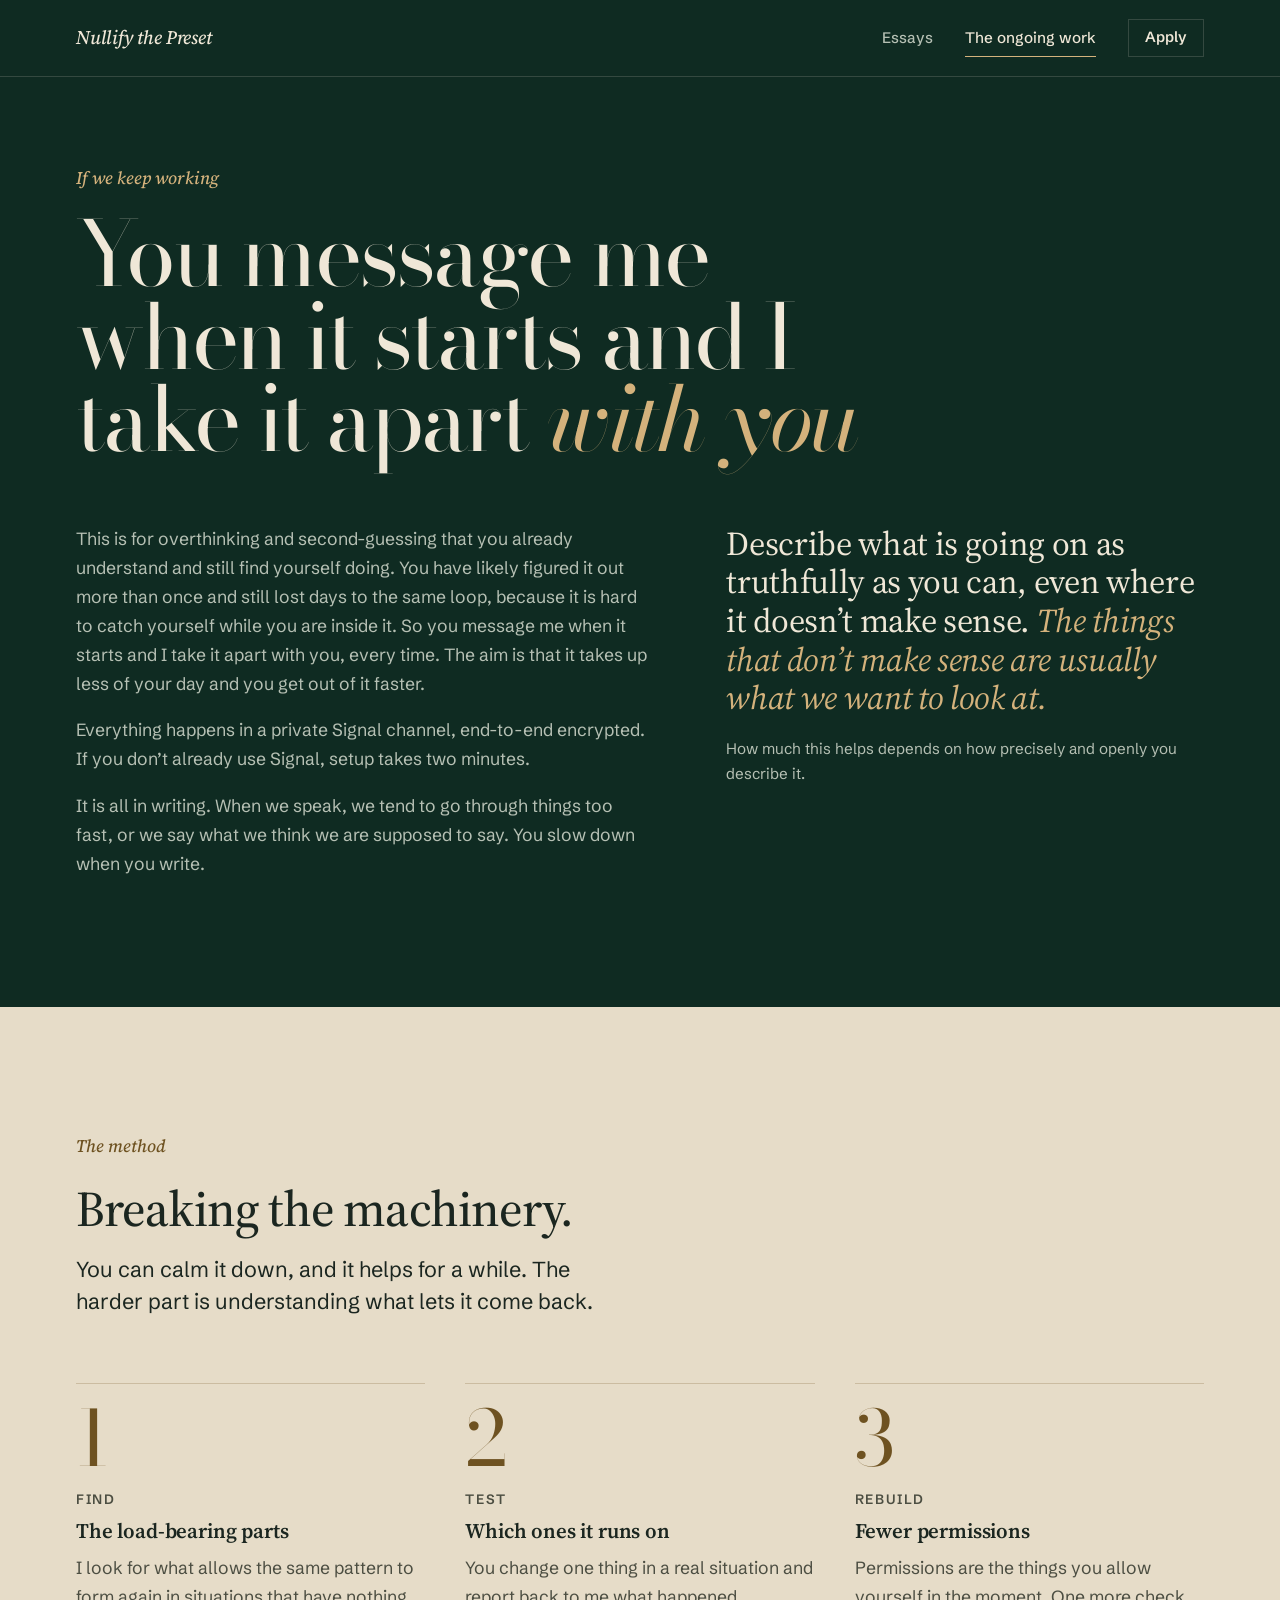
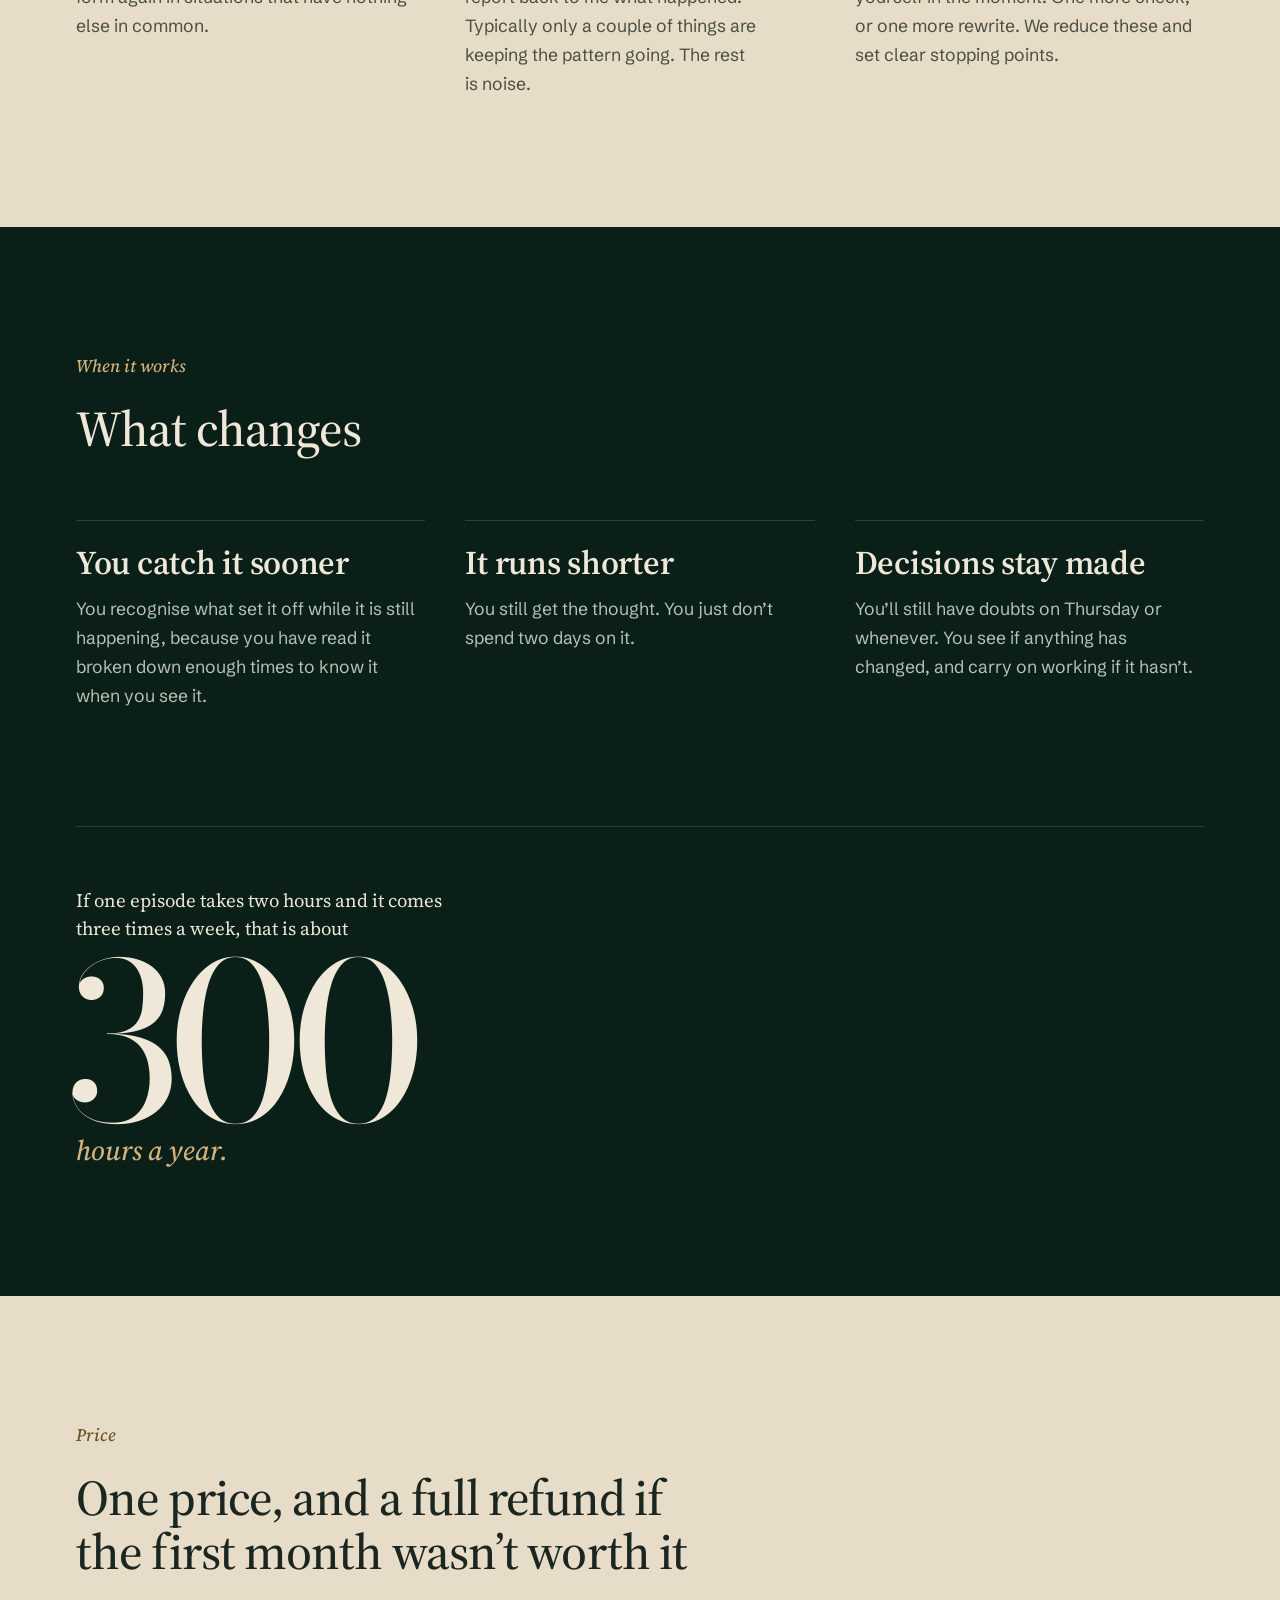
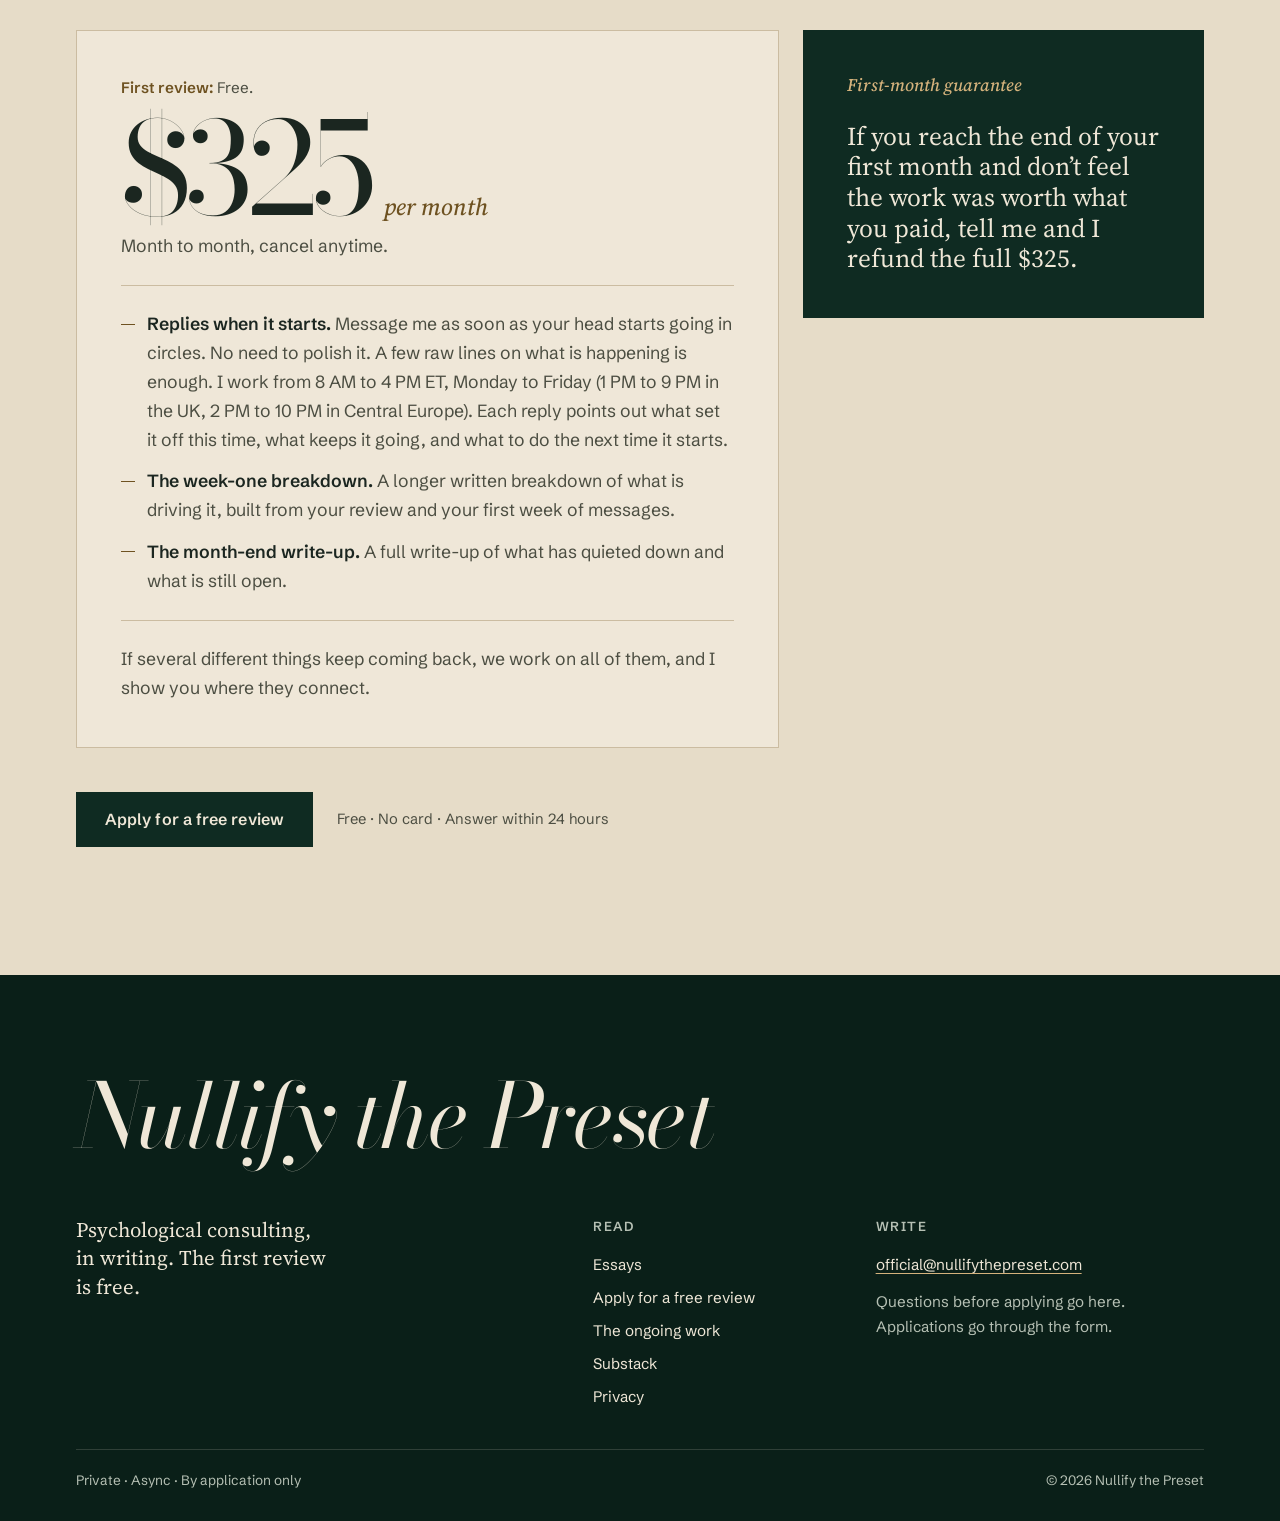
<file: ongoing.html>
<!DOCTYPE html>
<html lang="en">
<head>
<meta charset="UTF-8">
<meta name="viewport" content="width=device-width, initial-scale=1.0, viewport-fit=cover">
<meta name="theme-color" content="#0F2B22">
<title>The ongoing work · Nullify the Preset</title>
<meta name="description" content="How the ongoing written work goes after the free review: what you get each month, the price and the first-month refund.">
<script>document.documentElement.classList.add('js');</script>
<meta property="og:type" content="website">
<meta property="og:url" content="https://nullifythepreset.com/ongoing.html">
<meta property="og:title" content="The ongoing work · Nullify the Preset">
<meta property="og:description" content="What you get each month, the price and the first-month refund. It starts with a free written review.">
<meta name="twitter:card" content="summary">
<link rel="preconnect" href="https://fonts.googleapis.com">
<link rel="preconnect" href="https://fonts.gstatic.com" crossorigin>
<link href="https://fonts.googleapis.com/css2?family=Bodoni+Moda:ital,opsz,wght@0,6..96,400;0,6..96,500;1,6..96,400&family=Schibsted+Grotesk:wght@400;500;600&family=Source+Serif+4:ital,opsz,wght@0,8..60,400;0,8..60,500;0,8..60,600;1,8..60,400;1,8..60,500&display=swap" rel="stylesheet">
<link rel="stylesheet" href="site.css">
<style>

.on-hero { padding-top: clamp(48px, 7vw, 96px); }
.on-hero h1 { font-size: clamp(2.8rem, 7vw, 6.4rem); line-height: 0.92; letter-spacing: -0.03em; max-width: 13em; }
.on-grid { display: grid; grid-template-columns: minmax(0, 1fr); gap: 40px; margin-top: clamp(40px, 5vw, 64px); }
@media (min-width: 960px) { .on-grid { grid-template-columns: minmax(0, 6fr) minmax(0, 5fr); column-gap: clamp(48px, 6vw, 96px); align-items: start; } }
.honesty { font-family: var(--serif); font-size: clamp(1.6rem, 2.6vw, 2.3rem); line-height: 1.16; letter-spacing: -0.01em; color: var(--bone); margin: 0 0 18px; }
.honesty strong { font-weight: 400; font-style: italic; color: var(--brass); }
.honesty-note { font-size: 0.95rem; }
.method h2, .changes h2 { margin-bottom: 18px; }
.method .lead { max-width: 34rem; margin-bottom: clamp(40px, 5vw, 64px); }
.changes h2 { margin-bottom: clamp(40px, 5vw, 64px); }
.outcome { border-top: 1px solid var(--line-dark); padding-top: 22px; min-width: 0; }
.outcome h3 { font-size: clamp(1.7rem, 2.6vw, 2.3rem); margin-bottom: 12px; }
.outcomes { display: grid; grid-template-columns: minmax(0, 1fr); gap: 40px; }
@media (min-width: 960px) { .outcomes { grid-template-columns: repeat(3, minmax(0, 1fr)); } }
.price h2 { max-width: 15em; margin-bottom: clamp(32px, 4vw, 52px); }
.price .lead { max-width: 34rem; margin-bottom: clamp(40px, 5vw, 64px); }
.pricing { display: grid; grid-template-columns: minmax(0, 1fr); gap: 24px; align-items: start; }
@media (min-width: 960px) { .pricing { grid-template-columns: minmax(0, 7fr) minmax(0, 4fr); } }
.fee { background: var(--field); border: 1px solid var(--line-light); padding: clamp(26px, 3.6vw, 44px); }
.fee-line { font-size: 0.95rem; color: var(--ink-muted); }
.fee-line strong { color: var(--brass-ink); }
.fee-price { margin: 10px 0 8px; font-family: var(--display); font-size: clamp(4.6rem, 10vw, 8rem); line-height: 0.85; letter-spacing: -0.045em; color: var(--ink); display: flex; align-items: baseline; flex-wrap: wrap; gap: 4px 14px; }
.fee-price small { font-family: var(--serif); font-weight: 500; font-style: italic; font-size: 1.5rem; letter-spacing: 0; color: var(--brass-ink); }
.fee hr { border: 0; border-top: 1px solid var(--line-light); margin: 24px 0; }
.guarantee { background: var(--green); color: var(--bone-muted); color-scheme: dark; padding: clamp(26px, 3.6vw, 44px); }
.guarantee .runhead { color: var(--brass); }
.guarantee p:last-child { font-family: var(--serif); font-size: clamp(1.4rem, 2vw, 1.75rem); line-height: 1.2; color: var(--bone); }

</style>
<!-- Reddit Pixel -->
<script>
!function(w,d){if(!w.rdt){var p=w.rdt=function(){p.sendEvent?p.sendEvent.apply(p,arguments):p.callQueue.push(arguments)};p.callQueue=[];var t=d.createElement("script");t.src="https://www.redditstatic.com/ads/pixel.js?pixel_id=a2_k1x84lyjpc01",t.async=!0;var s=d.getElementsByTagName("script")[0];s.parentNode.insertBefore(t,s)}}(window,document);rdt('init','a2_k1x84lyjpc01');rdt('track', 'PageVisit');
</script>
<!-- DO NOT MODIFY UNLESS TO REPLACE A USER IDENTIFIER -->
<!-- End Reddit Pixel -->
</head>
<body>

<header class="site-header">
  <div class="container">
    <a class="wordmark" href="index.html">Nullify the Preset</a>
    <nav class="site-nav" aria-label="Site">
      <a href="essays.html">Essays</a>
      <a href="ongoing.html" class="wide-only" aria-current="page">The ongoing work</a>
      <a href="apply.html" class="btn btn--small">Apply</a>
    </nav>
  </div>
</header>

<main>

  <section class="section night on-hero">
    <div class="container">
      <p class="runhead">If we keep working</p>
      <h1>You message me when it starts and I take it apart <em>with you</em></h1>
      <div class="on-grid">
        <div class="prose">
          <p>This is for overthinking and second-guessing that you already understand and still find yourself doing. You have likely figured it out more than once and still lost days to the same loop, because it is hard to catch yourself while you are inside it. So you message me when it starts and I take it apart with you, every time. The aim is that it takes up less of your day and you get out of it faster.</p>
          <p>Everything happens in a private Signal channel, end-to-end encrypted. If you don’t already use Signal, setup takes two minutes.</p>
          <p>It is all in writing. When we speak, we tend to go through things too fast, or we say what we think we are supposed to say. You slow down when you write.</p>
        </div>
        <div>
          <p class="honesty">Describe what is going on as truthfully as you can, even where it doesn’t make sense. <strong>The things that don’t make sense are usually what we want to look at.</strong></p>
          <p class="honesty-note">How much this helps depends on how precisely and openly you describe it.</p>
        </div>
      </div>
    </div>
  </section>

  <section class="section paper method">
    <div class="container">
      <p class="runhead">The method</p>
      <h2>Breaking the machinery.</h2>
      <p class="lead">You can calm it down, and it helps for a while. The harder part is understanding what lets it come back.</p>
      <ol class="steps steps--3">
        <li class="step">
          <span class="num">1</span>
          <span class="kicker">Find</span>
          <h3>The load-bearing parts</h3>
          <p>I look for what allows the same pattern to form again in situations that have nothing else in common.</p>
        </li>
        <li class="step">
          <span class="num">2</span>
          <span class="kicker">Test</span>
          <h3>Which ones it runs on</h3>
          <p>You change one thing in a real situation and report back to me what happened. Typically only a couple of things are keeping the pattern going. The rest is noise.</p>
        </li>
        <li class="step">
          <span class="num">3</span>
          <span class="kicker">Rebuild</span>
          <h3>Fewer permissions</h3>
          <p>Permissions are the things you allow yourself in the moment. One more check, or one more rewrite. We reduce these and set clear stopping points.</p>
        </li>
      </ol>
    </div>
  </section>

  <section class="section night night--deep changes">
    <div class="container">
      <p class="runhead">When it works</p>
      <h2>What changes</h2>
      <div class="outcomes">
        <div class="outcome">
          <h3>You catch it sooner</h3>
          <p>You recognise what set it off while it is still happening, because you have read it broken down enough times to know it when you see it.</p>
        </div>
        <div class="outcome">
          <h3>It runs shorter</h3>
          <p>You still get the thought. You just don’t spend two days on it.</p>
        </div>
        <div class="outcome">
          <h3>Decisions stay made</h3>
          <p>You’ll still have doubts on Thursday or whenever. You see if anything has changed, and carry on working if it hasn’t.</p>
        </div>
      </div>
      <div class="cost">
        <p class="figure-sentence">If one episode takes two hours and it comes three times a week, that is about <span class="big-figure">300</span> <span class="big-figure-cap">hours a year.</span></p>
      </div>
    </div>
  </section>

  <section class="section paper price">
    <div class="container">
      <p class="runhead">Price</p>
      <h2>One price, and a full refund if the first month wasn’t worth it</h2>
      <div class="pricing">
        <div class="fee">
          <p class="fee-line"><strong>First review:</strong> Free.</p>
          <p class="fee-price">$325 <small>per month</small></p>
          <p>Month to month, cancel anytime.</p>
          <hr>
          <ul class="list">
            <li><strong>Replies when it starts.</strong> Message me as soon as your head starts going in circles. No need to polish it. A few raw lines on what is happening is enough. I work from 8 AM to 4 PM ET, Monday to Friday (1 PM to 9 PM in the UK, 2 PM to 10 PM in Central Europe). Each reply points out what set it off this time, what keeps it going, and what to do the next time it starts.</li>
            <li><strong>The week-one breakdown.</strong> A longer written breakdown of what is driving it, built from your review and your first week of messages.</li>
            <li><strong>The month-end write-up.</strong> A full write-up of what has quieted down and what is still open.</li>
          </ul>
          <hr>
          <p>If several different things keep coming back, we work on all of them, and I show you where they connect.</p>
        </div>
        <div class="guarantee">
          <p class="runhead">First-month guarantee</p>
          <p>If you reach the end of your first month and don’t feel the work was worth what you paid, tell me and I refund the full $325.</p>
        </div>
      </div>
      <div class="cta-row">
        <a href="apply.html" class="btn btn--dark">Apply for a free review</a>
        <span class="cta-note">Free · No card · Answer within 24 hours</span>
      </div>
    </div>
  </section>

</main>

<div class="mobile-cta" id="mobileCta"><a href="apply.html" class="btn">Apply for a free review</a></div>

<footer class="site-footer">
  <div class="container">
    <a class="footer-mark" href="index.html">Nullify the Preset</a>
    <div class="footer-cols">
      <p class="footer-tag">Psychological consulting, in writing. The first review is free.</p>
      <div>
        <h4>Read</h4>
        <ul>
          <li><a href="essays.html">Essays</a></li>
          <li><a href="apply.html">Apply for a free review</a></li>
          <li><a href="ongoing.html">The ongoing work</a></li>
          <li><a href="https://substack.com/@hamzapehlivanov" target="_blank" rel="noopener">Substack</a></li>
          <li><a href="privacy.html">Privacy</a></li>
        </ul>
      </div>
      <div>
        <h4>Write</h4>
        <a class="mail" href="mailto:official@nullifythepreset.com">official@nullifythepreset.com</a>
        <p>Questions before applying go here. Applications go through the form.</p>
      </div>
    </div>
    <div class="footer-bottom">
      <span>Private · Async · By application only</span>
      <span>© <span data-year>2026</span> Nullify the Preset</span>
    </div>
  </div>
</footer>

<script src="site.js"></script>
</body>
</html>
</file>
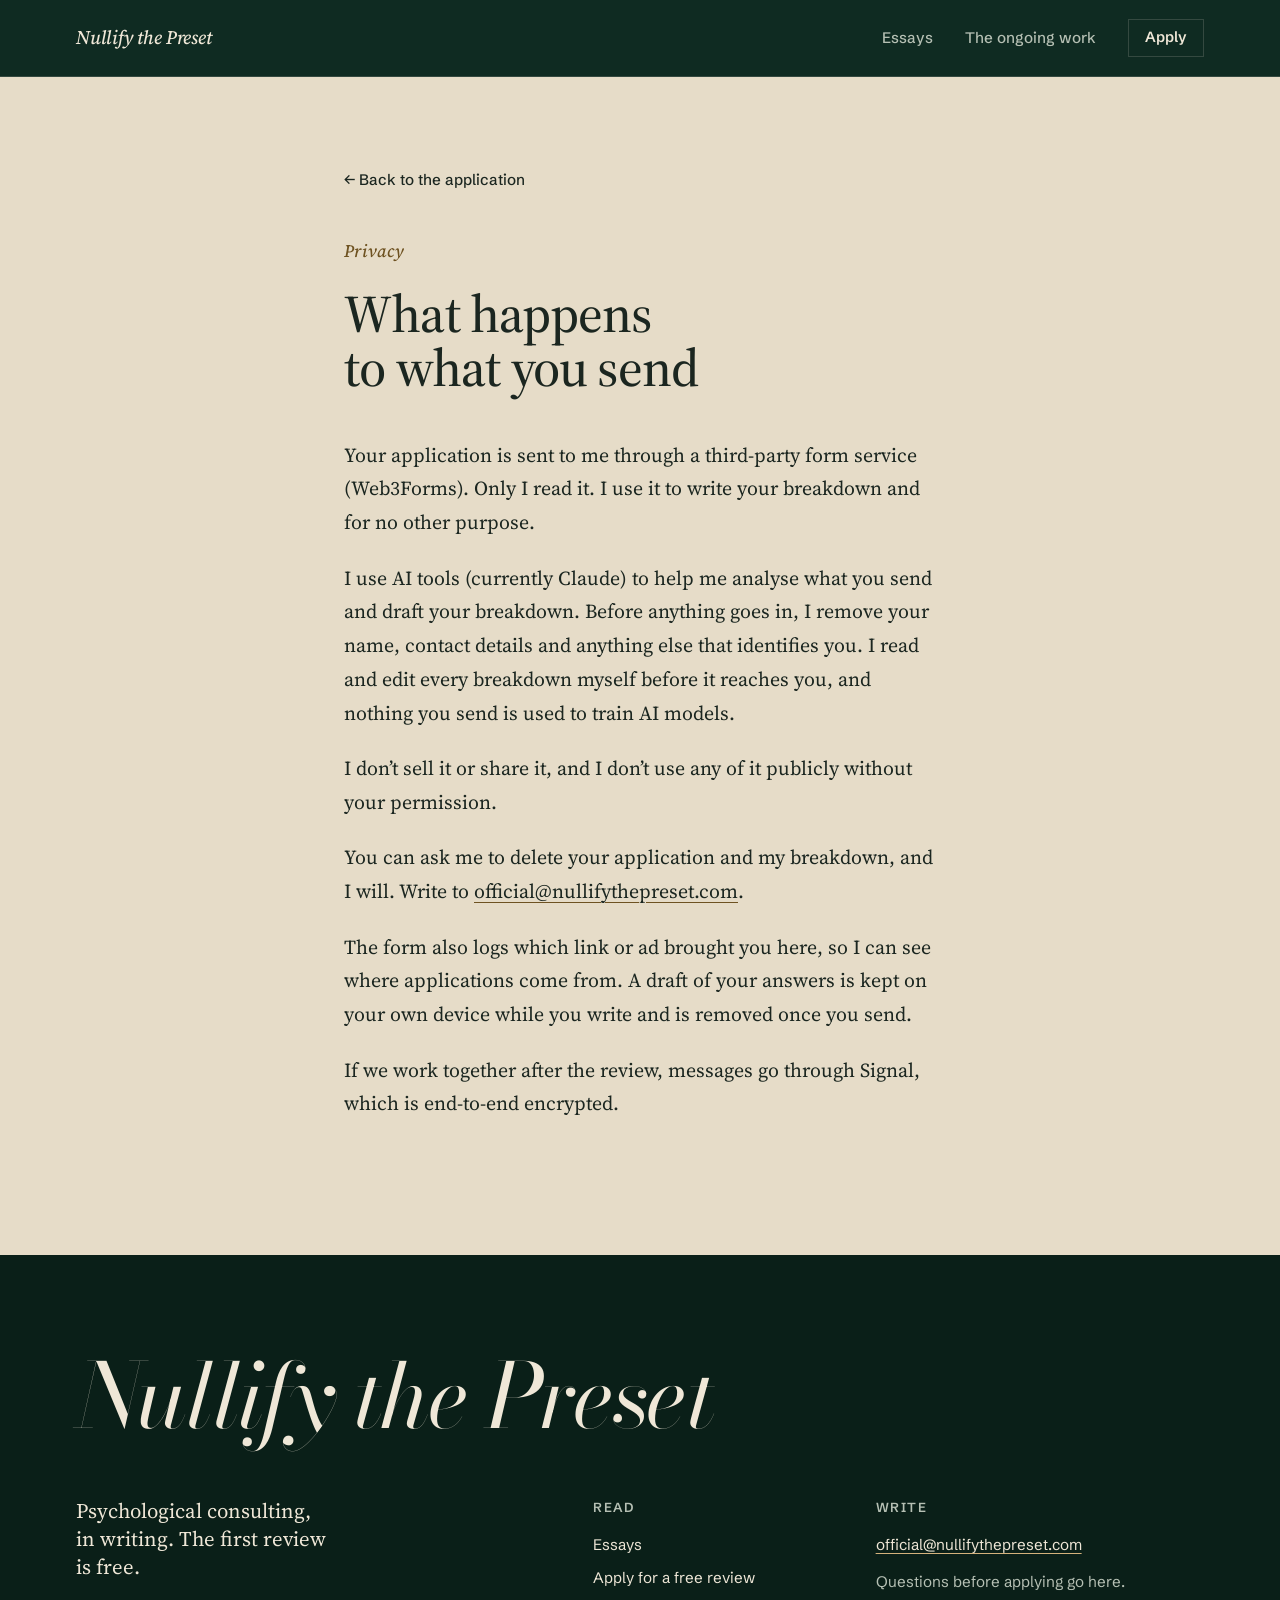
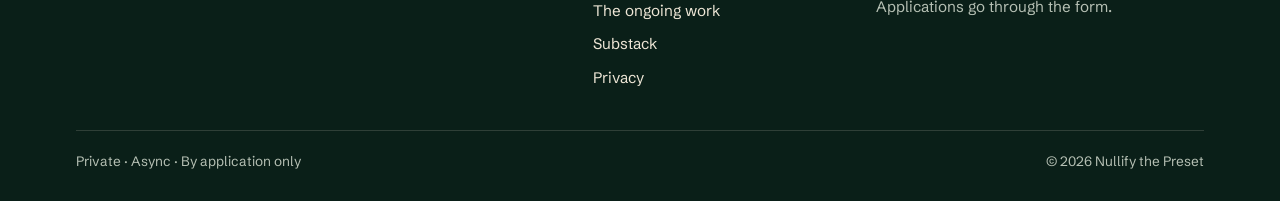
<file: privacy.html>
<!DOCTYPE html>
<html lang="en">
<head>
<meta charset="UTF-8">
<meta name="viewport" content="width=device-width, initial-scale=1.0, viewport-fit=cover">
<meta name="theme-color" content="#0F2B22">
<title>Privacy · Nullify the Preset</title>
<meta name="description" content="What happens to what you send through the application form.">
<script>document.documentElement.classList.add('js');</script>

<link rel="preconnect" href="https://fonts.googleapis.com">
<link rel="preconnect" href="https://fonts.gstatic.com" crossorigin>
<link href="https://fonts.googleapis.com/css2?family=Bodoni+Moda:ital,opsz,wght@0,6..96,400;0,6..96,500;1,6..96,400&family=Schibsted+Grotesk:wght@400;500;600&family=Source+Serif+4:ital,opsz,wght@0,8..60,400;0,8..60,500;0,8..60,600;1,8..60,400;1,8..60,500&display=swap" rel="stylesheet">
<link rel="stylesheet" href="site.css">
<style>
.doc > p:first-of-type { margin-top: 0; }
</style>
<!-- Reddit Pixel -->
<script>
!function(w,d){if(!w.rdt){var p=w.rdt=function(){p.sendEvent?p.sendEvent.apply(p,arguments):p.callQueue.push(arguments)};p.callQueue=[];var t=d.createElement("script");t.src="https://www.redditstatic.com/ads/pixel.js?pixel_id=a2_k1x84lyjpc01",t.async=!0;var s=d.getElementsByTagName("script")[0];s.parentNode.insertBefore(t,s)}}(window,document);rdt('init','a2_k1x84lyjpc01');rdt('track', 'PageVisit');
</script>
<!-- DO NOT MODIFY UNLESS TO REPLACE A USER IDENTIFIER -->
<!-- End Reddit Pixel -->
</head>
<body class="page-paper">

<header class="site-header">
  <div class="container">
    <a class="wordmark" href="index.html">Nullify the Preset</a>
    <nav class="site-nav" aria-label="Site">
      <a href="essays.html">Essays</a>
      <a href="ongoing.html" class="wide-only">The ongoing work</a>
      <a href="apply.html" class="btn btn--small">Apply</a>
    </nav>
  </div>
</header>

<main class="doc paper">
  <a class="back-link" href="apply.html">← Back to the application</a>
  <p class="runhead">Privacy</p>
  <h1>What happens to what you send</h1>
  <p>Your application is sent to me through a third-party form service (Web3Forms). Only I read it. I use it to write your breakdown and for no other purpose.</p>
  <p>I use AI tools (currently Claude) to help me analyse what you send and draft your breakdown. Before anything goes in, I remove your name, contact details and anything else that identifies you. I read and edit every breakdown myself before it reaches you, and nothing you send is used to train AI models.</p>
  <p>I don’t sell it or share it, and I don’t use any of it publicly without your permission.</p>
  <p>You can ask me to delete your application and my breakdown, and I will. Write to <a href="mailto:official@nullifythepreset.com">official@nullifythepreset.com</a>.</p>
  <p>The form also logs which link or ad brought you here, so I can see where applications come from. A draft of your answers is kept on your own device while you write and is removed once you send.</p>
  <p>If we work together after the review, messages go through Signal, which is end-to-end encrypted.</p>
</main>

<footer class="site-footer">
  <div class="container">
    <a class="footer-mark" href="index.html">Nullify the Preset</a>
    <div class="footer-cols">
      <p class="footer-tag">Psychological consulting, in writing. The first review is free.</p>
      <div>
        <h4>Read</h4>
        <ul>
          <li><a href="essays.html">Essays</a></li>
          <li><a href="apply.html">Apply for a free review</a></li>
          <li><a href="ongoing.html">The ongoing work</a></li>
          <li><a href="https://substack.com/@hamzapehlivanov" target="_blank" rel="noopener">Substack</a></li>
          <li><a href="privacy.html">Privacy</a></li>
        </ul>
      </div>
      <div>
        <h4>Write</h4>
        <a class="mail" href="mailto:official@nullifythepreset.com">official@nullifythepreset.com</a>
        <p>Questions before applying go here. Applications go through the form.</p>
      </div>
    </div>
    <div class="footer-bottom">
      <span>Private · Async · By application only</span>
      <span>© <span data-year>2026</span> Nullify the Preset</span>
    </div>
  </div>
</footer>

<script src="site.js"></script>
</body>
</html>
</file>
<file: site.css>
/* ==========================================================================
   Nullify the Preset — shared styles. Every page links this file.
   Layout: magazine spreads. Each section is a full-bleed field, alternating
   deep green "night" spreads with pale paper spreads. Large Didone display
   type carries the drama; a plain grotesk does the explaining.
   ========================================================================== */

:root {
  color-scheme: dark;

  --green:       #0F2B22;
  --green-deep:  #0A1F18;
  --green-soft:  #173A2F;
  --paper:       #E6DCC8;
  --field:       #EFE7D8;

  --bone:        #EFE7D7;
  --bone-muted:  #B6C0B4;
  --ink:         #1B2620;
  --ink-muted:   #4C4E42;

  --brass:       #D4B27C;
  --brass-ink:   #6E5221;

  --line-dark:   rgba(239, 231, 215, 0.16);
  --line-light:  #CBBCA1;

  --error:       #8E2A1D;
  --error-bg:    #F6E4E0;

  --display: 'Bodoni Moda', 'Bodoni 72', Didot, Georgia, serif;
  --sans:    'Schibsted Grotesk', 'Helvetica Neue', Arial, sans-serif;
  --serif:   'Source Serif 4', Georgia, 'Times New Roman', serif;
  --read:    var(--serif);

  --max:     1240px;
  --side:    clamp(20px, 4.5vw, 56px);
  --section: clamp(72px, 10vw, 136px);
}

/* ---------------------------------------------------------------- base -- */
*, *::before, *::after { box-sizing: border-box; }
html { background: var(--green); -webkit-text-size-adjust: 100%; }
body {
  margin: 0;
  background: var(--green);
  color: var(--bone-muted);
  font-family: var(--sans);
  font-size: clamp(1.03rem, 0.25vw + 0.97rem, 1.1rem);
  line-height: 1.65;
  -webkit-font-smoothing: antialiased;
  -moz-osx-font-smoothing: grayscale;
  text-rendering: optimizeLegibility;
  font-optical-sizing: auto;
  overflow-x: hidden;
}
h1, h2, h3, h4, p, ul, ol, figure, blockquote { margin: 0; }
img, svg { display: block; max-width: 100%; height: auto; }
[hidden] { display: none !important; }
::selection { background: var(--brass); color: var(--ink); }

/* Bodoni only where it is set large; Source Serif carries every mid-sized heading */
h1, h2, h3 {
  font-family: var(--serif);
  font-weight: 500;
  color: var(--bone);
  text-wrap: balance;
}
h1 { font-family: var(--display); font-weight: 400; font-size: clamp(2.6rem, 6.4vw, 5.6rem); line-height: 0.98; letter-spacing: -0.022em; }
h2 { font-size: clamp(1.95rem, 3.9vw, 3.4rem); line-height: 1.08; letter-spacing: -0.018em; }
h3 { font-size: clamp(1.3rem, 1.6vw, 1.55rem); line-height: 1.2; font-weight: 600; letter-spacing: -0.008em; }
h1 em, h2 em, h3 em { font-style: italic; color: var(--brass); }

p { margin: 0 0 1em; text-wrap: pretty; }
p:last-child { margin-bottom: 0; }
strong { color: var(--bone); font-weight: 600; }

a, button { -webkit-tap-highlight-color: transparent; }
a { color: var(--bone); text-decoration: underline; text-decoration-thickness: 1px; text-underline-offset: 0.2em; text-decoration-color: var(--brass); }
a:hover { text-decoration-thickness: 2px; }
:focus-visible { outline: 2px solid var(--brass); outline-offset: 3px; }

.container {
  max-width: var(--max);
  margin-inline: auto;
  padding-left: max(var(--side), env(safe-area-inset-left, 0px));
  padding-right: max(var(--side), env(safe-area-inset-right, 0px));
}

/* ------------------------------------------------------- colour fields -- */
.night { background: var(--green); color: var(--bone-muted); color-scheme: dark; }
.night--deep { background: var(--green-deep); }
.paper { background: var(--paper); color: var(--ink-muted); color-scheme: light; }
.paper h1, .paper h2, .paper h3, .paper strong { color: var(--ink); }
.paper h1 em, .paper h2 em, .paper h3 em { color: var(--brass-ink); }
.paper a:not(.btn) { color: var(--ink); text-decoration-color: var(--brass-ink); }
.section { padding-block: var(--section); }
/* Pages whose content is all paper: background only, so header and footer keep their own colours */
.page-paper { background: var(--paper); }

/* Running head: the section's name, set in the display italic */
.runhead {
  font-family: var(--serif); font-style: italic; font-weight: 500;
  font-size: clamp(1.1rem, 1.1vw, 1.25rem); line-height: 1.3;
  color: var(--brass);
  margin-bottom: clamp(16px, 2vw, 24px);
}
.paper .runhead { color: var(--brass-ink); }

.lead { font-size: clamp(1.15rem, 0.6vw + 1rem, 1.35rem); line-height: 1.5; color: var(--bone); }
.paper .lead { color: var(--ink); }
.prose { max-width: 36rem; }

/* ------------------------------------------------------------- header -- */
.site-header { background: var(--green); color-scheme: dark; border-bottom: 1px solid var(--line-dark); }
.site-header .container {
  display: flex; align-items: center; justify-content: space-between; gap: 16px;
  min-height: 76px;
  padding-top: env(safe-area-inset-top, 0px);
}
.wordmark {
  font-family: var(--serif); font-style: italic; font-weight: 500;
  font-size: clamp(1.2rem, 1.5vw, 1.4rem); letter-spacing: -0.01em;
  color: var(--bone); text-decoration: none; white-space: nowrap;
}
.wordmark:hover { color: var(--brass); }
.site-nav { display: flex; align-items: center; gap: clamp(16px, 2.6vw, 32px); }
.site-nav a:not(.btn) {
  font-size: 0.95rem; font-weight: 500; color: var(--bone-muted);
  text-decoration: none; padding: 6px 0;
  border-bottom: 1px solid transparent;
}
.site-nav a:not(.btn):hover { color: var(--bone); }
.site-nav a[aria-current="page"]:not(.btn) { color: var(--bone); border-bottom-color: var(--brass); }
@media (max-width: 640px) { .site-nav .wide-only { display: none; } }

/* ------------------------------------------------------------ buttons -- */
.btn {
  display: inline-flex; align-items: center; justify-content: center;
  font-family: var(--sans); font-weight: 600; font-size: 1rem; line-height: 1.2; letter-spacing: 0.005em;
  padding: 17px 28px;
  border: 1px solid var(--bone); border-radius: 0;
  background: var(--bone); color: var(--green);
  text-decoration: none; cursor: pointer;
  transition: background-color 0.18s ease, border-color 0.18s ease, color 0.18s ease, transform 0.12s ease;
}
.btn:active { transform: scale(0.98); }
.btn:hover { background: var(--brass); border-color: var(--brass); color: var(--ink); }
.btn:disabled { opacity: 0.6; cursor: progress; }
.btn--small { padding: 9px 16px; font-size: 0.92rem; background: transparent; color: var(--bone); border-color: var(--line-dark); }
.btn--small:hover, .btn--small[aria-current="page"] { background: var(--bone); color: var(--green); border-color: var(--bone); }
.btn--dark { background: var(--green); border-color: var(--green); color: var(--bone); }
.btn--dark:hover { background: var(--ink); border-color: var(--ink); color: var(--bone); }

.cta-row { display: flex; flex-wrap: wrap; align-items: center; gap: 14px 24px; margin-top: clamp(28px, 3.5vw, 44px); }
.cta-note { font-size: 0.92rem; color: var(--bone-muted); }
.paper .cta-note { color: var(--ink-muted); }

.text-link {
  font-weight: 600; font-size: 1rem; text-decoration: none;
  border-bottom: 1px solid var(--brass); padding-bottom: 2px;
}
.paper .text-link { border-bottom-color: var(--brass-ink); }
.text-link:hover { border-bottom-width: 2px; }

/* --------------------------------------------------------------- lists -- */
ul.list { list-style: none; padding: 0; margin: 0 0 1.2em; }
ul.list li { position: relative; padding-left: 26px; margin-bottom: 0.7em; }
ul.list li::before {
  content: ""; position: absolute; left: 0; top: 0.78em;
  width: 14px; height: 1px; background: var(--brass);
}
.paper ul.list li::before { background: var(--brass-ink); }
ul.list li:last-child { margin-bottom: 0; }

/* Numbered steps with large Didone numerals */
.steps { list-style: none; padding: 0; margin: 0; display: grid; grid-template-columns: minmax(0, 1fr); gap: 44px 40px; }
@media (min-width: 720px) { .steps { grid-template-columns: repeat(2, minmax(0, 1fr)); } }
@media (min-width: 1100px) { .steps--4 { grid-template-columns: repeat(4, minmax(0, 1fr)); } }
@media (min-width: 960px) { .steps--3 { grid-template-columns: repeat(3, minmax(0, 1fr)); } }
.step { border-top: 1px solid var(--line-dark); padding-top: 22px; min-width: 0; }
.paper .step { border-top-color: var(--line-light); }
.step .num {
  display: block;
  font-family: var(--display); font-weight: 400; font-size: clamp(3.6rem, 6vw, 5.4rem); line-height: 0.85;
  color: var(--brass); margin-bottom: 18px;
}
.paper .step .num { color: var(--brass-ink); }
.step .kicker { display: block; font-size: 0.85rem; font-weight: 600; letter-spacing: 0.12em; text-transform: uppercase; color: var(--bone-muted); margin-bottom: 8px; }
.paper .step .kicker { color: var(--ink-muted); }
.step h3 { margin-bottom: 10px; }

/* Question and answer rows */
.qa { border-top: 1px solid var(--line-light); }
.qa-row {
  display: grid; grid-template-columns: minmax(0, 1fr); gap: 12px 56px;
  padding-block: clamp(26px, 3.4vw, 40px);
  border-bottom: 1px solid var(--line-light);
}
@media (min-width: 820px) { .qa-row { grid-template-columns: minmax(0, 5fr) minmax(0, 7fr); } }
.qa-row h3 { font-size: clamp(1.35rem, 1.8vw, 1.65rem); }
.qa-toggle { all: unset; display: block; font: inherit; color: inherit; letter-spacing: inherit; cursor: default; }
.qa-toggle:focus-visible { outline: 2px solid var(--brass-ink); outline-offset: 4px; }
.qa-icon { display: none; }
.qa-a > div { min-height: 0; }

/* ------------------------------------------- what the pattern costs -- */
.cost { margin-top: clamp(64px, 9vw, 120px); padding-top: clamp(36px, 5vw, 60px); border-top: 1px solid var(--line-light); }
.night .cost { border-top-color: var(--line-dark); }
.figure-sentence { margin: 0; max-width: 24rem; font-family: var(--serif); font-size: clamp(1.18rem, 1.3vw, 1.35rem); line-height: 1.45; color: var(--ink); }
.figure-sentence .big-figure { display: block; margin: 14px 0 4px -0.04em; font-family: var(--display); font-weight: 400; font-size: clamp(7.5rem, 17vw, 15rem); line-height: 0.8; letter-spacing: -0.055em; color: var(--ink); }
.figure-sentence .big-figure-cap { display: block; font-style: italic; font-weight: 500; font-size: clamp(1.5rem, 2.2vw, 2rem); line-height: 1.2; color: var(--brass-ink); }
.night .figure-sentence, .night .figure-sentence .big-figure { color: var(--bone); }
.night .figure-sentence .big-figure-cap { color: var(--brass); }
@media (max-width: 719px) { .cost { margin-top: 56px; } .figure-sentence .big-figure { font-size: 8.4rem; margin-top: 10px; } }

/* ------------------------------------------------------------- footer -- */
.site-footer {
  background: var(--green-deep); color: var(--bone-muted); color-scheme: dark;
  padding-top: clamp(56px, 8vw, 96px);
  padding-bottom: calc(28px + env(safe-area-inset-bottom, 0px));
  font-size: 0.95rem;
}
.footer-mark {
  display: block; width: fit-content;
  font-family: var(--display); font-style: italic; font-weight: 400;
  font-size: clamp(2.4rem, 7vw, 5.6rem); line-height: 1; letter-spacing: -0.02em;
  color: var(--bone); text-decoration: none;
  margin-bottom: clamp(36px, 5vw, 56px);
}
.footer-mark:hover { color: var(--brass); }
.footer-cols { display: grid; grid-template-columns: minmax(0, 1fr); gap: 32px 48px; padding-bottom: 40px; }
@media (min-width: 760px) { .footer-cols { grid-template-columns: minmax(0, 2fr) minmax(0, 1fr) minmax(0, 1.4fr); } }
.footer-tag { max-width: 26ch; color: var(--bone); font-family: var(--serif); font-size: 1.3rem; line-height: 1.35; }
.site-footer h4 { font-family: var(--sans); font-size: 0.82rem; font-weight: 600; letter-spacing: 0.12em; text-transform: uppercase; color: var(--bone-muted); margin-bottom: 14px; }
.site-footer ul { list-style: none; padding: 0; margin: 0; display: grid; gap: 8px; }
.site-footer a { color: var(--bone); text-decoration: none; }
.site-footer a:hover { text-decoration: underline; text-decoration-color: var(--brass); }
.site-footer .mail { display: inline-block; padding-block: 10px; margin-block: -10px; overflow-wrap: anywhere; text-decoration: underline; text-decoration-color: var(--brass); }
.site-footer .mail + p { margin-top: 12px; max-width: 30ch; }
.footer-bottom {
  display: flex; flex-wrap: wrap; justify-content: space-between; gap: 8px 24px;
  padding-top: 20px; border-top: 1px solid var(--line-dark);
  font-size: 0.85rem;
}

/* ------------------------------------------------- long-form reading -- */
.doc {
  max-width: 44rem; margin-inline: auto;
  padding-top: clamp(48px, 7vw, 88px);
  padding-bottom: clamp(64px, 9vw, 112px);
  padding-left: max(var(--side), env(safe-area-inset-left, 0px));
  padding-right: max(var(--side), env(safe-area-inset-right, 0px));
}
.doc h1 { font-family: var(--serif); font-weight: 500; letter-spacing: -0.015em; font-size: clamp(2.2rem, 4.4vw, 3.3rem); line-height: 1.02; margin-bottom: clamp(28px, 4vw, 44px); }
.doc-body p, .doc > p:not(.runhead) {
  font-family: var(--read); font-size: clamp(1.12rem, 0.35vw + 1.04rem, 1.24rem); line-height: 1.7;
  color: var(--ink); margin-bottom: 1.1em;
}
.doc-body p:last-child { margin-bottom: 0; }
.doc-body > p:first-child::first-letter {
  font-family: var(--display); font-weight: 400; float: left;
  font-size: 4.4em; line-height: 0.78; padding: 0.08em 0.1em 0 0; color: var(--ink);
}
.back-link {
  display: inline-block; margin-bottom: clamp(28px, 4vw, 48px);
  font-size: 0.95rem; font-weight: 500; text-decoration: none;
}
.paper .back-link { color: var(--ink-muted); }
.back-link:hover { text-decoration: underline; }

@media (prefers-reduced-motion: reduce) {
  *, *::before, *::after { transition-duration: 0.001ms !important; animation-duration: 0.001ms !important; animation-iteration-count: 1 !important; }
}

/* ==========================================================================
   Phones. Laid out for the hand, not squeezed from the desktop grid.
   ========================================================================== */
.mobile-cta { display: none; }

@media (max-width: 719px) {
  :root { --section: 68px; --side: 20px; }
  body { font-size: 1.02rem; }
  .site-header .container { min-height: 62px; }
  .wordmark { font-size: 1.22rem; }
  h2 { font-size: clamp(1.8rem, 7.6vw, 2.2rem); line-height: 1.1; }
  .runhead { font-size: 1.08rem; margin-bottom: 12px; }
  .lead { font-size: 1.12rem; }

  /* Actions span the width, their note sits centred under them */
  .cta-row { flex-direction: column; align-items: stretch; gap: 12px; margin-top: 30px; }
  .cta-row .btn { width: 100%; padding-block: 18px; }
  .cta-row .cta-note { text-align: center; }

  /* Steps become a timeline: numeral in its own column, a thread down the side */
  .steps { gap: 0; }
  .step { position: relative; display: grid; grid-template-columns: 2.6rem minmax(0, 1fr); column-gap: 16px; border-top: 0; padding: 0 0 30px; }
  .step::before { content: ""; position: absolute; left: 1.3rem; top: 3.3rem; bottom: 12px; width: 1px; background: var(--line-dark); }
  .paper .step::before { background: var(--line-light); }
  .step:last-child { padding-bottom: 0; }
  .step:last-child::before { display: none; }
  .step .num { grid-row: 1 / span 4; text-align: center; font-size: 2.8rem; line-height: 0.95; margin: 0; }
  .step > :not(.num) { grid-column: 2; }
  .step h3 { font-size: 1.3rem; margin: 6px 0 6px; }
  .step .kicker { margin: 6px 0 0; }

  /* Questions open one at a time */
  .js .qa-row { padding-block: 0; gap: 0; }
  .js .qa-toggle { display: flex; align-items: center; justify-content: space-between; gap: 18px; width: 100%; padding-block: 22px; cursor: pointer; }
  .js .qa-icon { display: block; position: relative; flex: none; width: 14px; height: 14px; }
  .js .qa-icon::before, .js .qa-icon::after { content: ""; position: absolute; left: 0; top: 6.5px; width: 14px; height: 1px; background: var(--brass-ink); transition: transform 0.25s ease; }
  .js .qa-icon::after { transform: rotate(90deg); }
  .js .qa-row.open .qa-icon::after { transform: rotate(0deg); }
  .js .qa-a { display: grid; grid-template-rows: 0fr; transition: grid-template-rows 0.3s ease; }
  .js .qa-row.open .qa-a { grid-template-rows: 1fr; }
  .js .qa-a > div { overflow: hidden; }
  .js .qa-a p { padding-bottom: 24px; }
  .qa-row h3 { font-size: 1.28rem; }

  /* Footer: the two lists side by side instead of one tall stack */
  .site-footer { padding-top: 52px; }
  .footer-mark { font-size: 2.5rem; margin-bottom: 24px; }
  .footer-cols { grid-template-columns: minmax(0, 1fr) minmax(0, 1fr); gap: 30px 20px; padding-bottom: 32px; }
  .footer-tag { grid-column: 1 / -1; font-size: 1.2rem; }
  .footer-cols > div { grid-column: 1 / -1; }
  .footer-cols ul { grid-template-columns: repeat(2, minmax(0, 1fr)); column-gap: 20px; }
  .footer-bottom { flex-direction: column; gap: 4px; }

  /* Long-form reading */
  .doc { padding-top: 40px; }
  .doc h1 { font-size: clamp(1.95rem, 8.4vw, 2.4rem); }

  /* A slim apply bar along the bottom edge, shown only when no other apply button is on screen */
  .mobile-cta {
    display: block; position: fixed; left: 0; right: 0; bottom: 0; z-index: 50;
    padding: 10px max(16px, env(safe-area-inset-right, 0px)) calc(10px + env(safe-area-inset-bottom, 0px)) max(16px, env(safe-area-inset-left, 0px));
    background: var(--green-deep); border-top: 1px solid var(--line-dark);
    transform: translateY(105%); visibility: hidden;
    transition: transform 0.3s ease, visibility 0.3s;
  }
  .mobile-cta.show { transform: none; visibility: visible; }
  .mobile-cta .btn { width: 100%; padding-block: 15px; }
}
</file>
